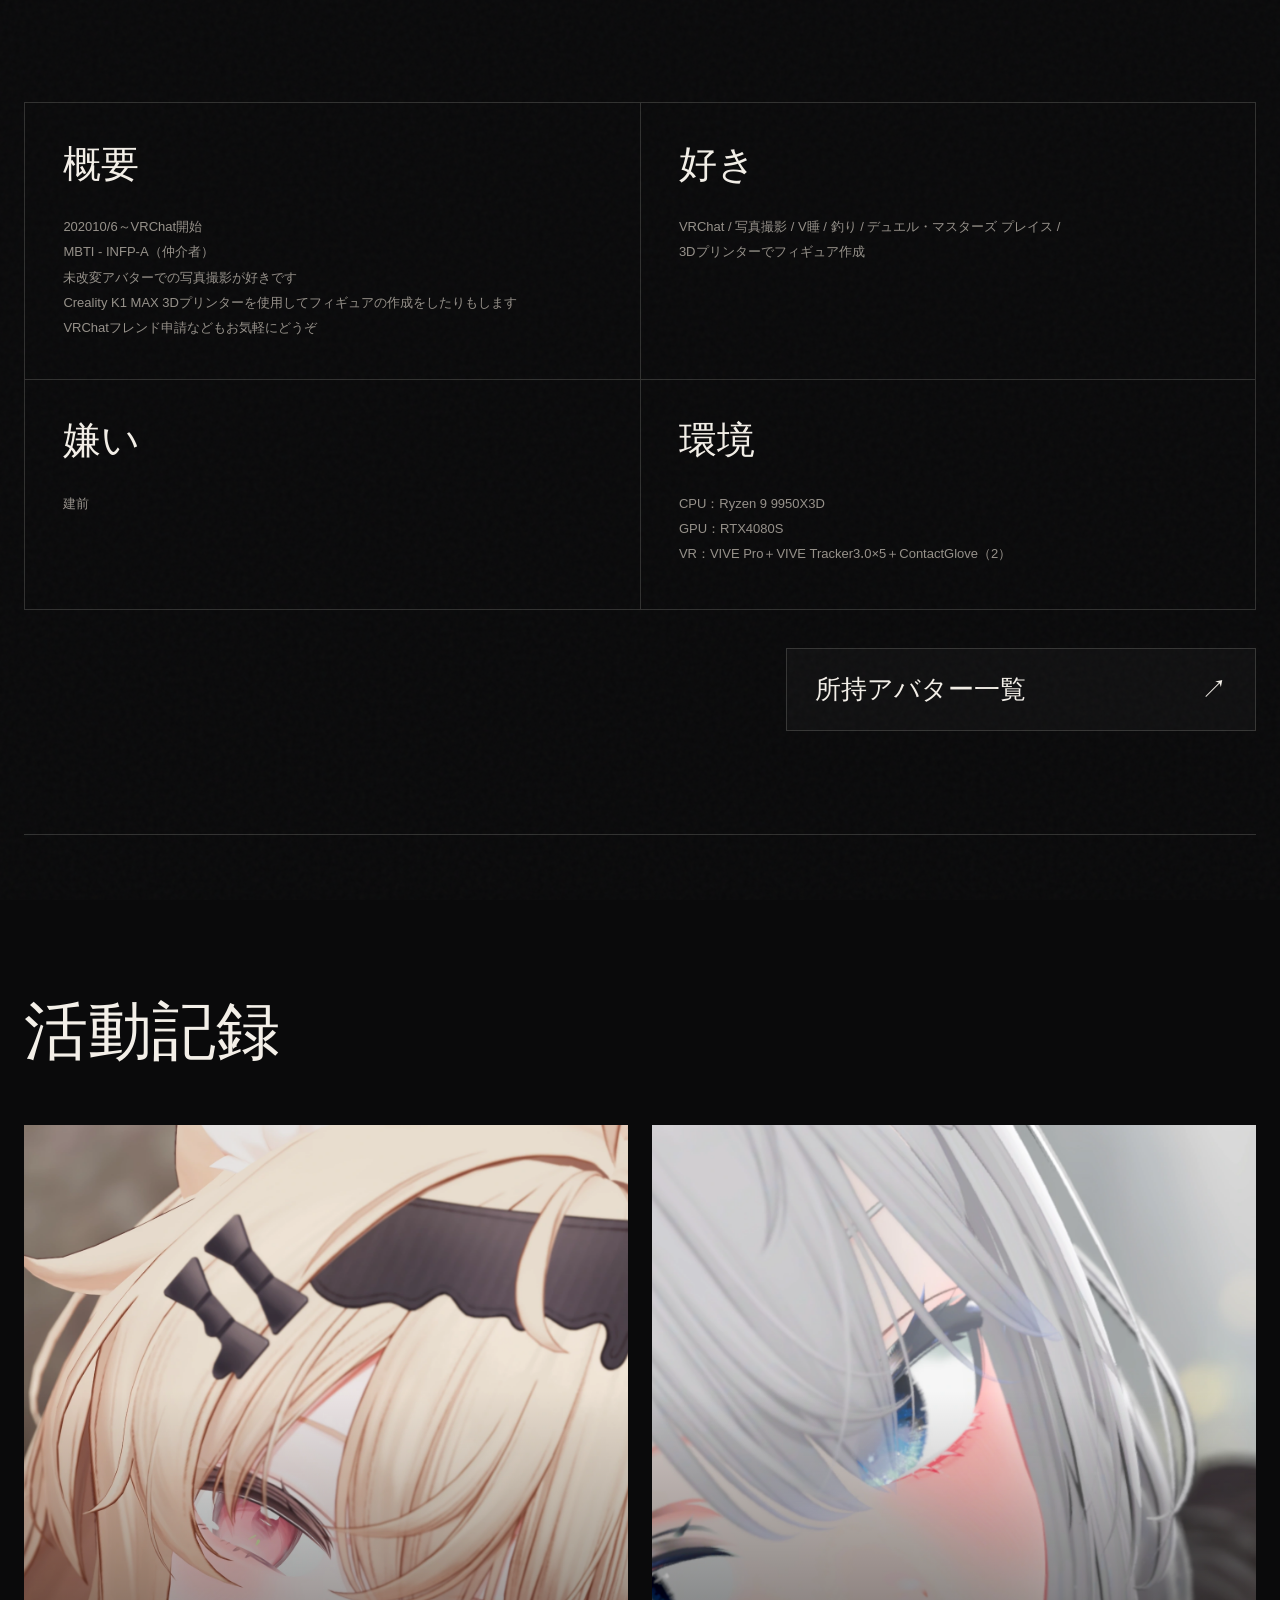
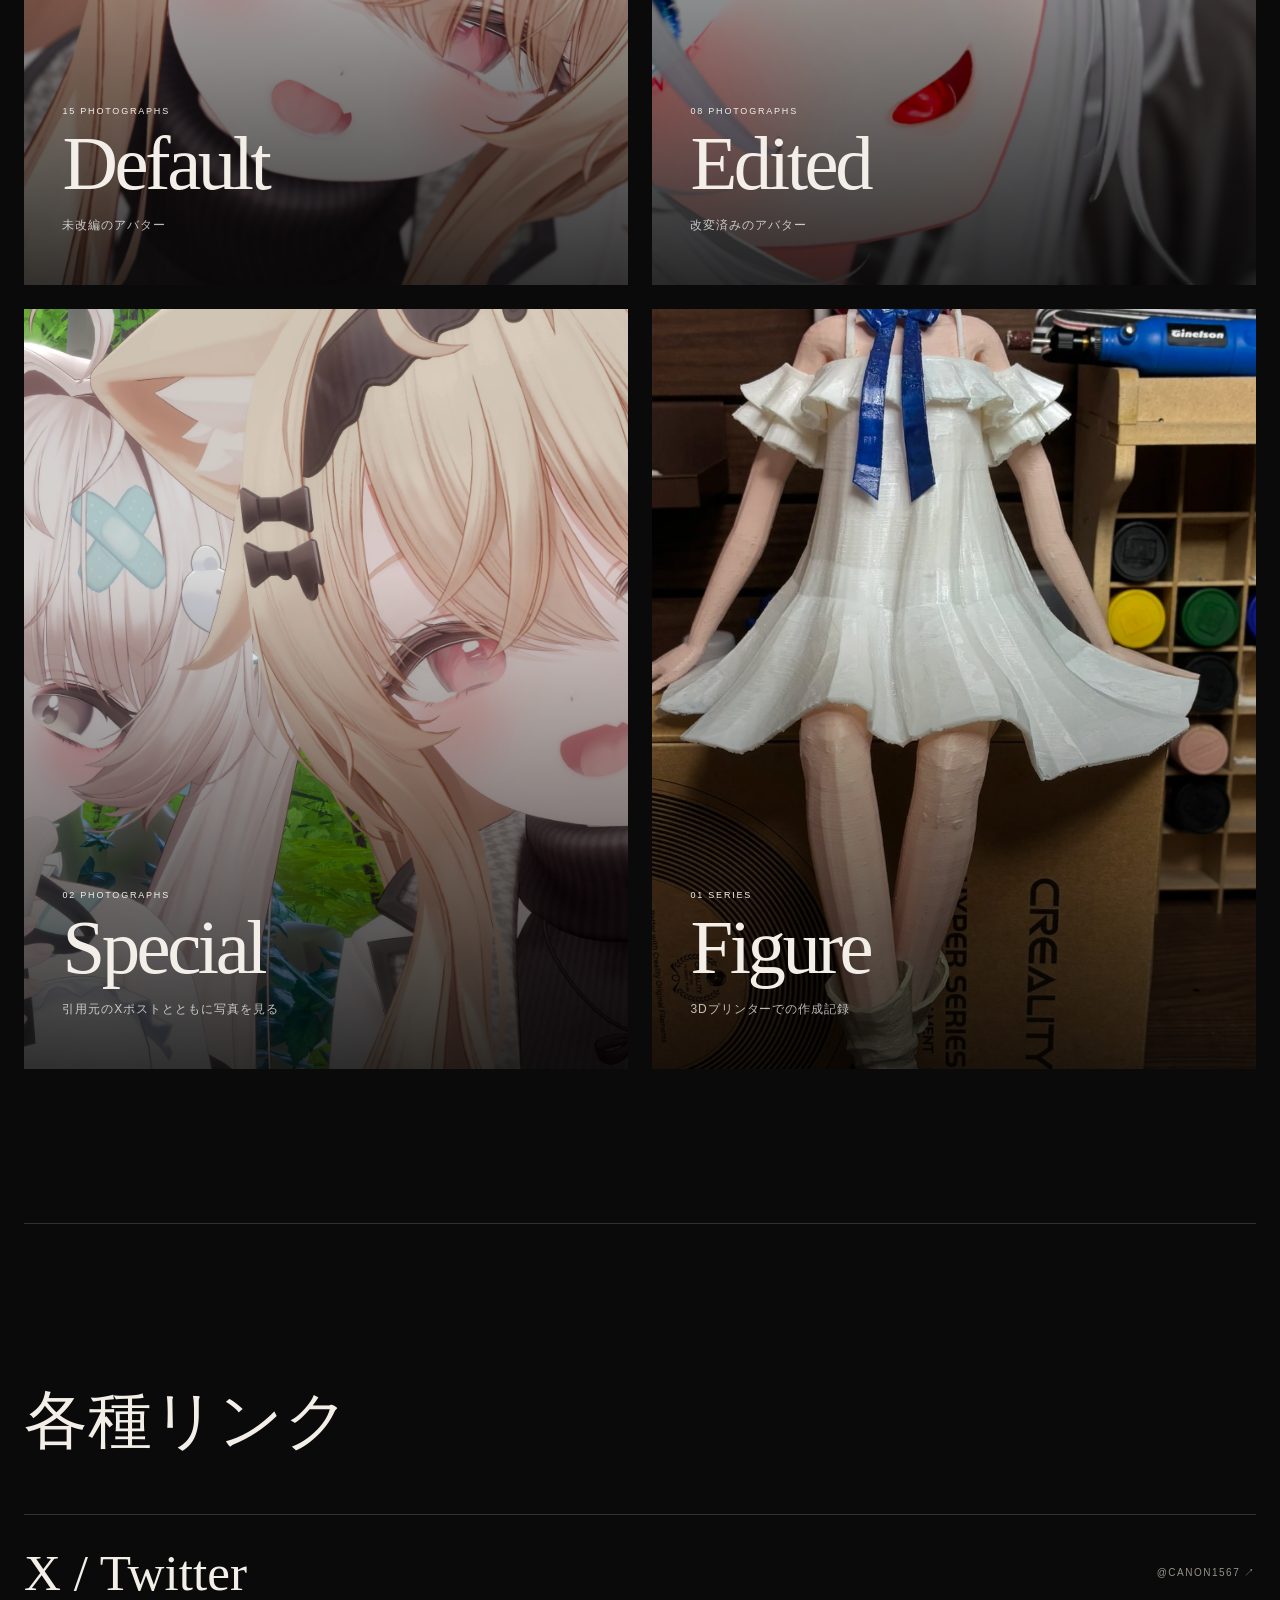
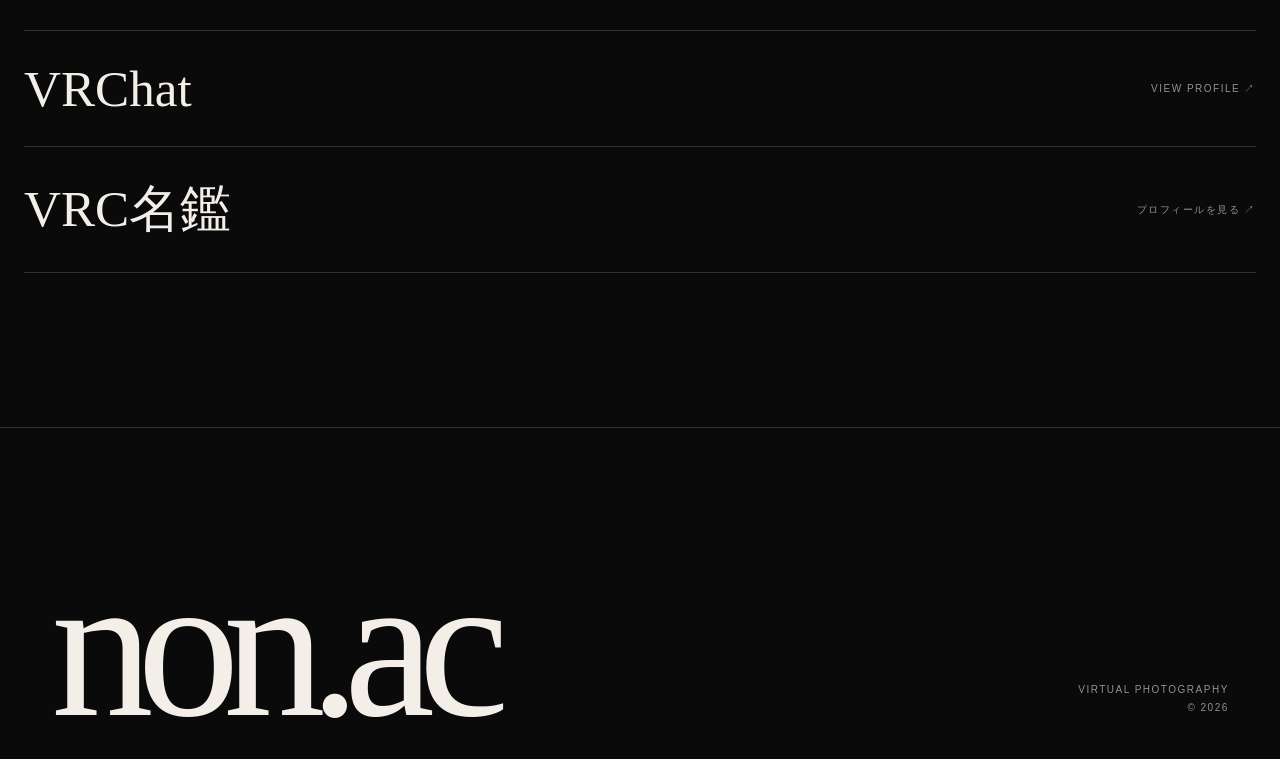
<file: index.html>
<!doctype html>
<html lang="ja">
<head>
  <meta charset="utf-8">
  <meta name="viewport" content="width=device-width,initial-scale=1">
  <meta name="theme-color" content="#0a0a0b">
  <meta name="description" content="non.ac — profile and VRChat photography portfolio.">
  <title>About — non.ac</title>
  <link rel="stylesheet" href="styles.css">
  <link rel="stylesheet" href="about.css">
  <link rel="stylesheet" href="about-avatars.css">
  <link rel="stylesheet" href="about-profile.css?v=20260924-intro">
  <link rel="stylesheet" href="site-additions.css?v=20260925-nav">
</head>
<body>
  <main class="about-main">
    <section class="profile-details-section" aria-label="自己紹介">
      <p class="about-lead" data-profile-lead hidden></p>
      <dl class="profile-facts" data-profile-facts>
        <div><dt>概要</dt><dd>VRChatで撮影した写真と、アバターの記録をまとめています。詳しい自己紹介は後ほど追加します。</dd></div>
        <div><dt>好き</dt><dd>後ほど追加します。</dd></div>
        <div><dt>嫌い</dt><dd>後ほど追加します。</dd></div>
        <div><dt>活動</dt><dd>VRChat / 写真撮影</dd></div>
      </dl>
      <a class="avatar-directory-link" href="avatars.html"><strong>所持アバター一覧 <span aria-hidden="true">↗</span></strong></a>
    </section>
    <section class="collections-section" aria-labelledby="collections-title">
      <div class="section-head"><h2 id="collections-title">活動記録</h2></div>
      <div class="collection-links">
        <a class="collection-card" href="default.html" data-collection-preview="default"><div class="collection-copy"><small>写真は準備中</small><h3>Default</h3><p>未改編のアバター</p></div></a>
        <a class="collection-card" href="edited.html" data-collection-preview="edited"><div class="collection-copy"><small>写真は準備中</small><h3>Edited</h3><p>改変済みのアバター</p></div></a>
        <a class="collection-card" href="special.html" data-collection-preview="special"><div class="collection-copy"><small>写真は準備中</small><h3>Special</h3><p>引用元のXポストとともに写真を見る</p></div></a>
        <a class="collection-card" href="figure.html" data-collection-preview="figure"><div class="collection-copy"><small>写真は準備中</small><h3>Figure</h3><p>3Dプリンターでの作成記録</p></div></a>
      </div>
    </section>
    <section class="links-section" aria-labelledby="links-title">
      <div class="section-head"><h2 id="links-title">各種リンク</h2></div>
      <div class="social-links">
        <a class="social-link" href="https://x.com/canon1567" target="_blank" rel="noopener noreferrer"><strong>X / Twitter</strong><span>@canon1567 ↗</span></a>
        <a class="social-link" href="https://vrchat.com/home/user/usr_bb87f1e8-d7ac-4976-abbd-b6aa2a187fdf" target="_blank" rel="noopener noreferrer"><strong>VRChat</strong><span>View profile ↗</span></a>
        <a class="social-link" href="https://vrc-meikan.com/profile/f16a550b-e950-434e-ad89-55a20d9ac6d3" target="_blank" rel="noopener noreferrer"><strong>VRC名鑑</strong><span>プロフィールを見る ↗</span></a>
      </div>
    </section>
  </main>
  <footer class="site-footer about-footer"><p class="footer-mark">non.ac</p><div class="footer-note">Virtual photography<br>© <span data-year></span></div></footer>
  <script src="app.js?v=20260924-profile"></script>
  <script src="profile.js?v=20260924-intro2"></script>
</body>
</html>
</file>
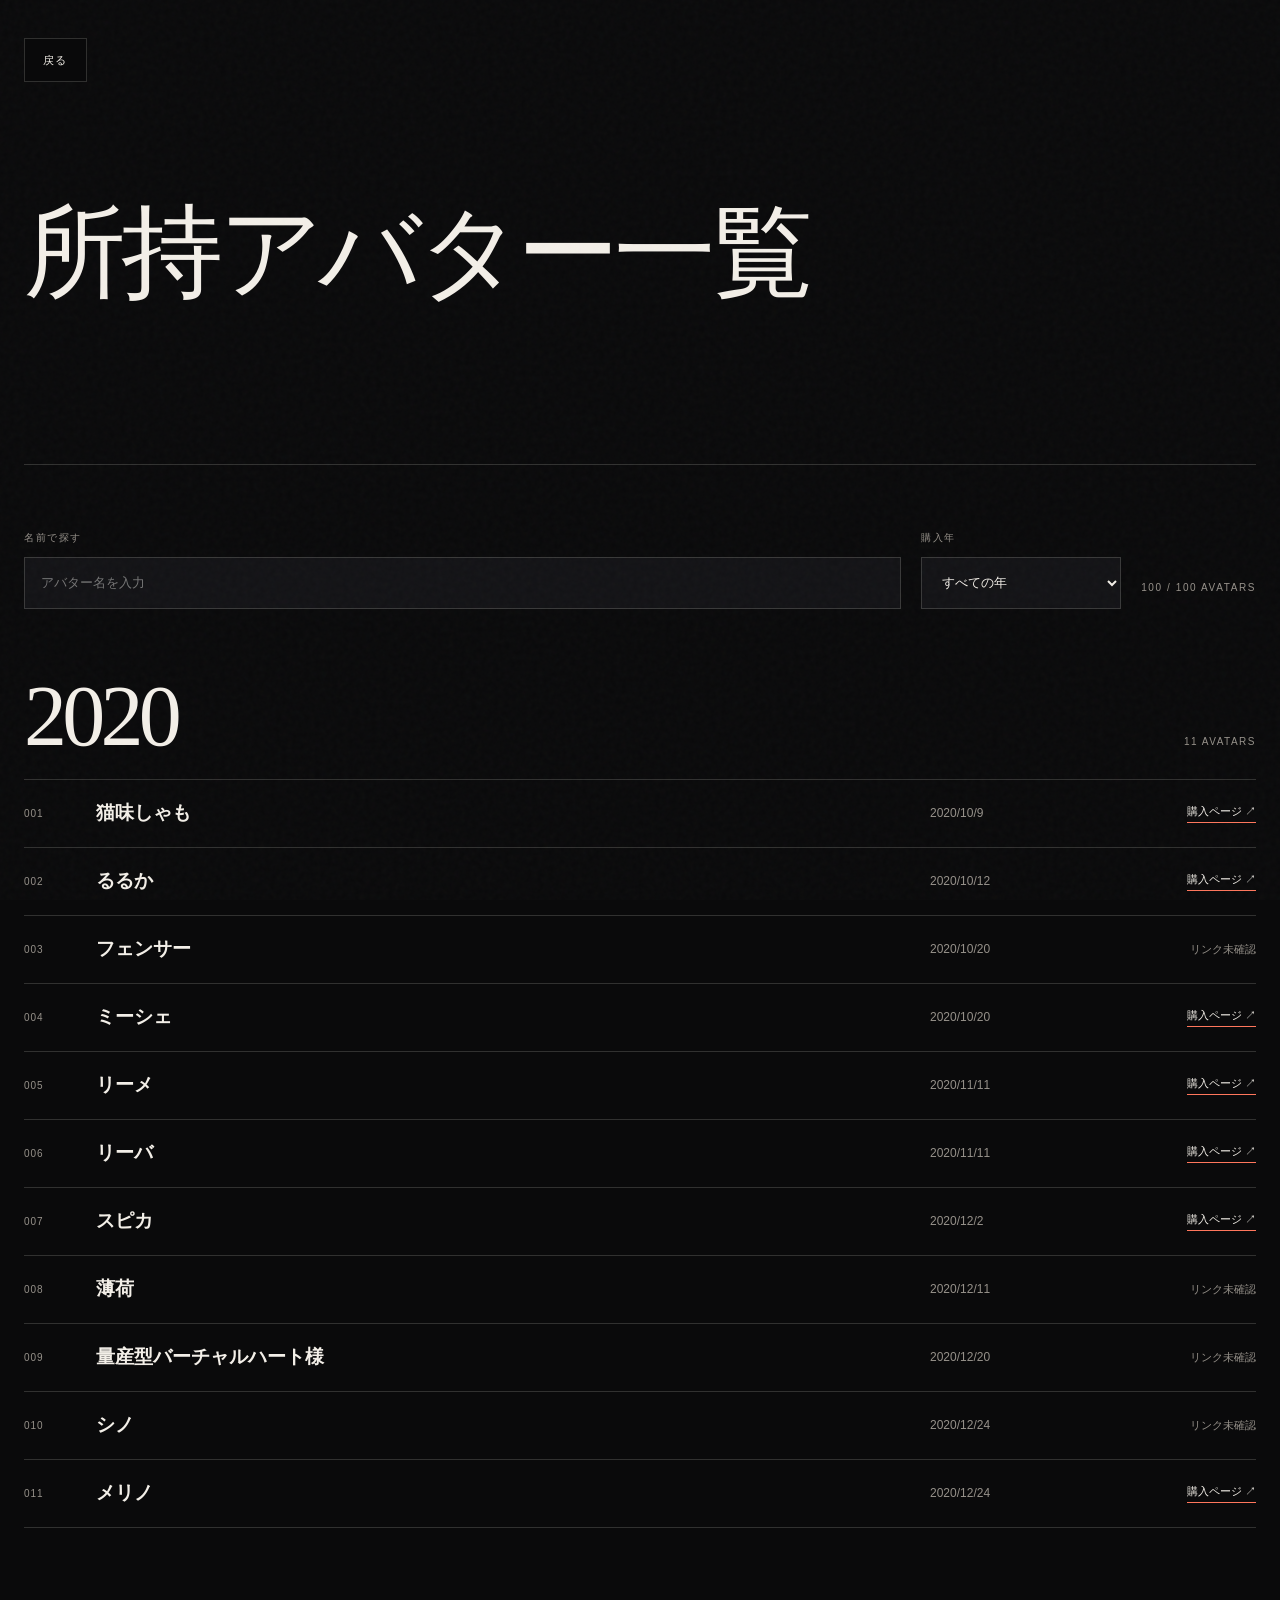
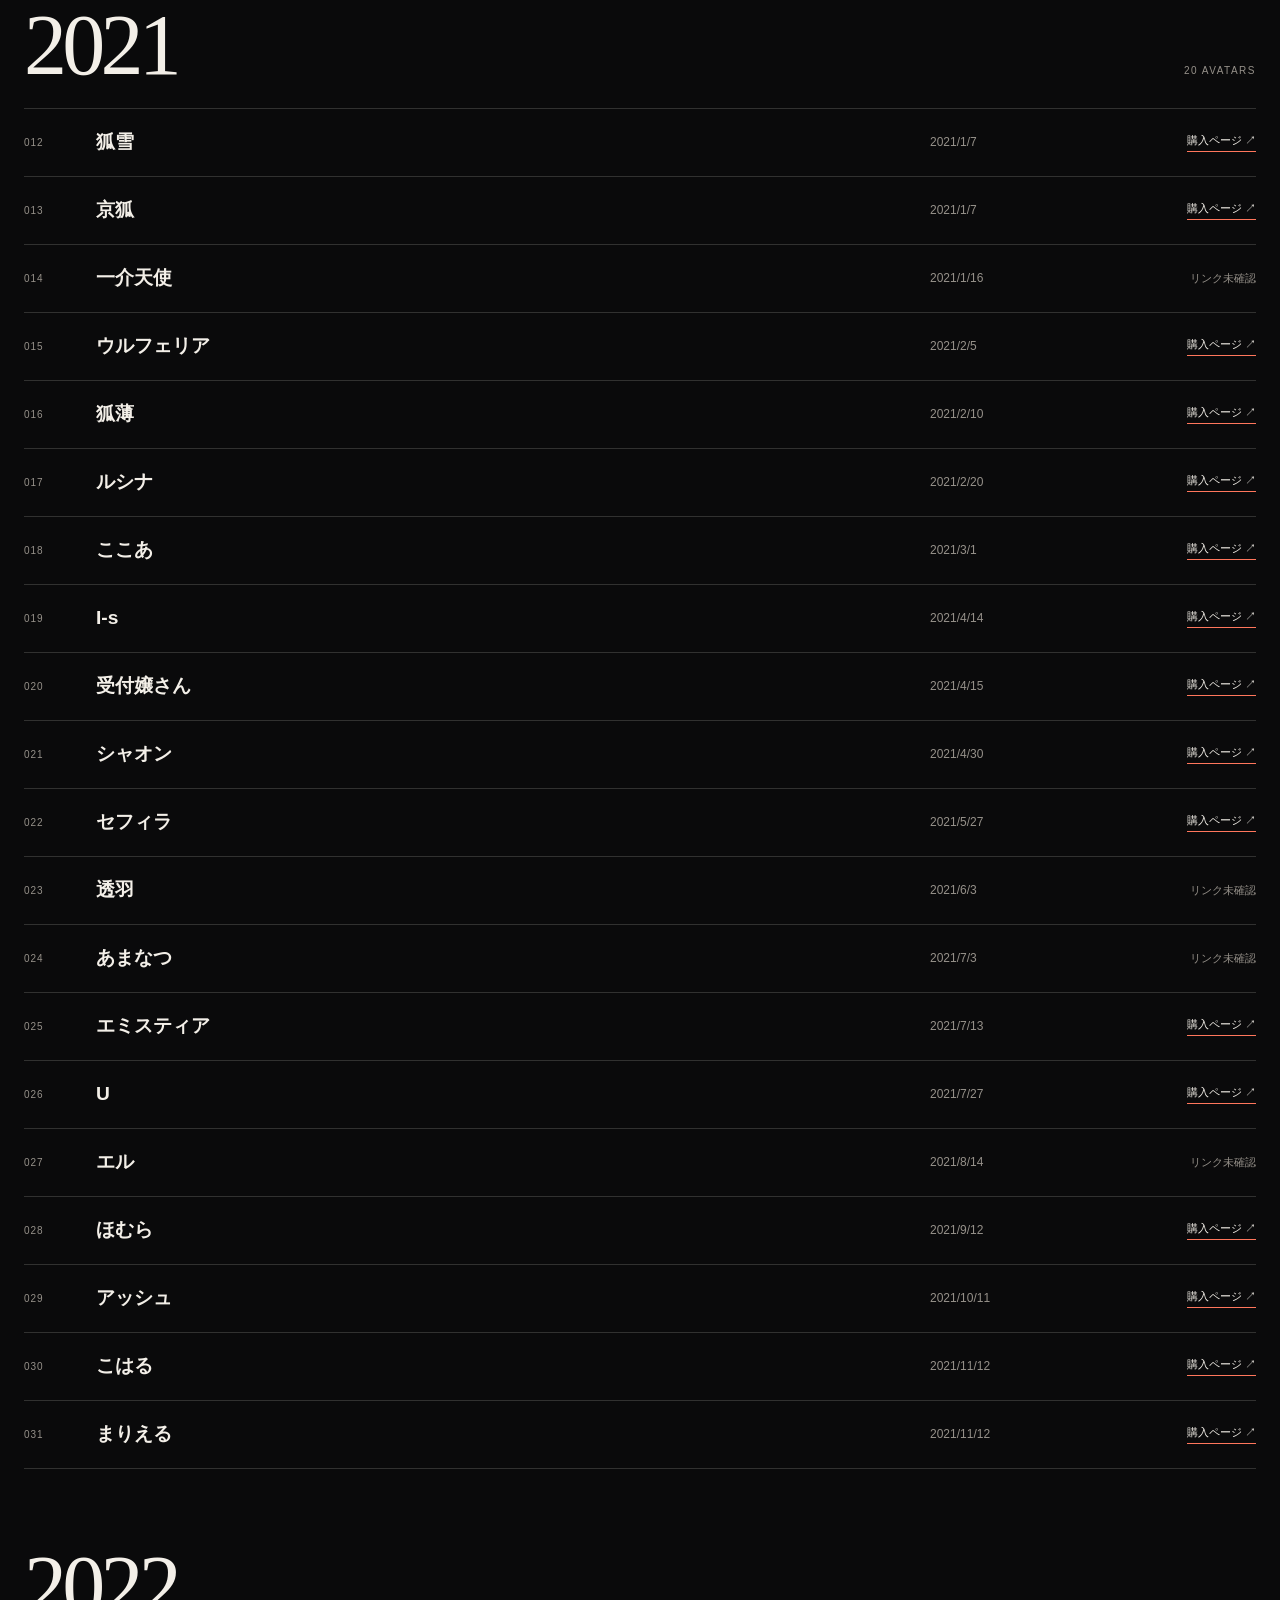
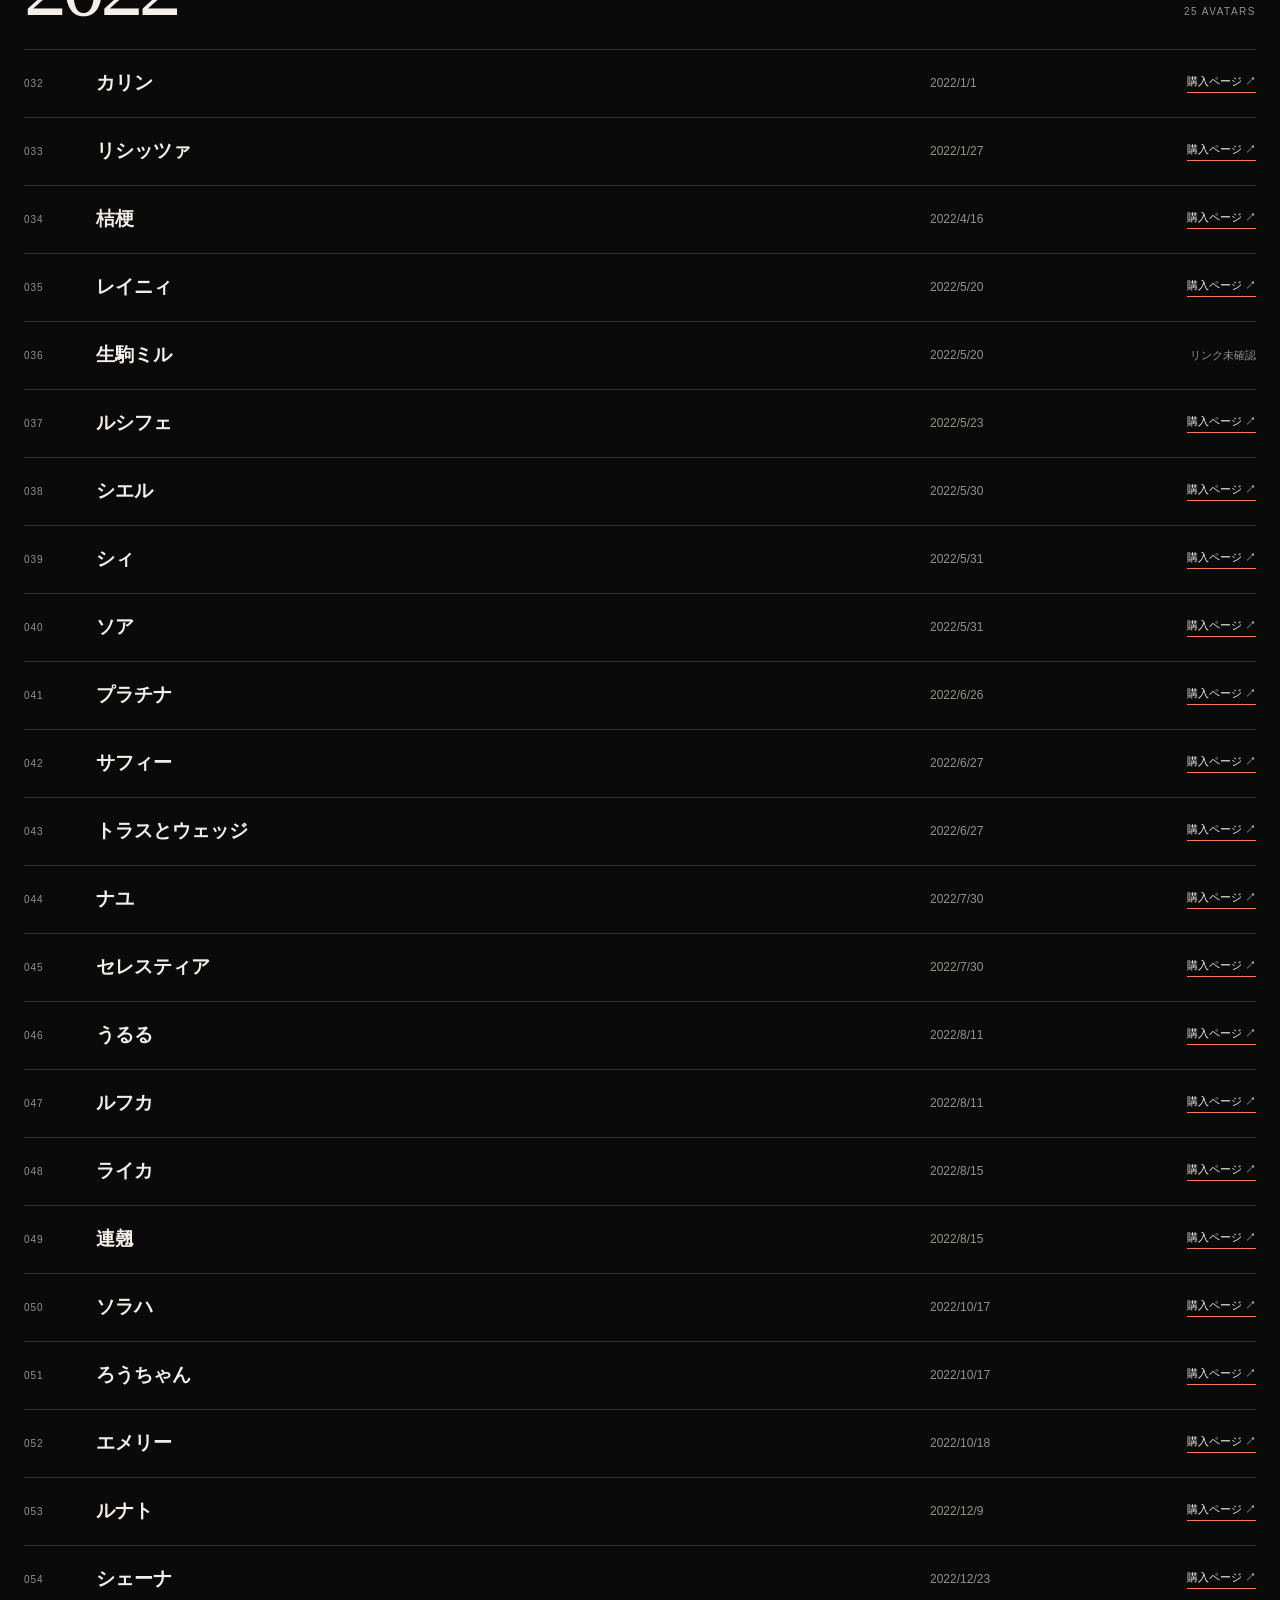
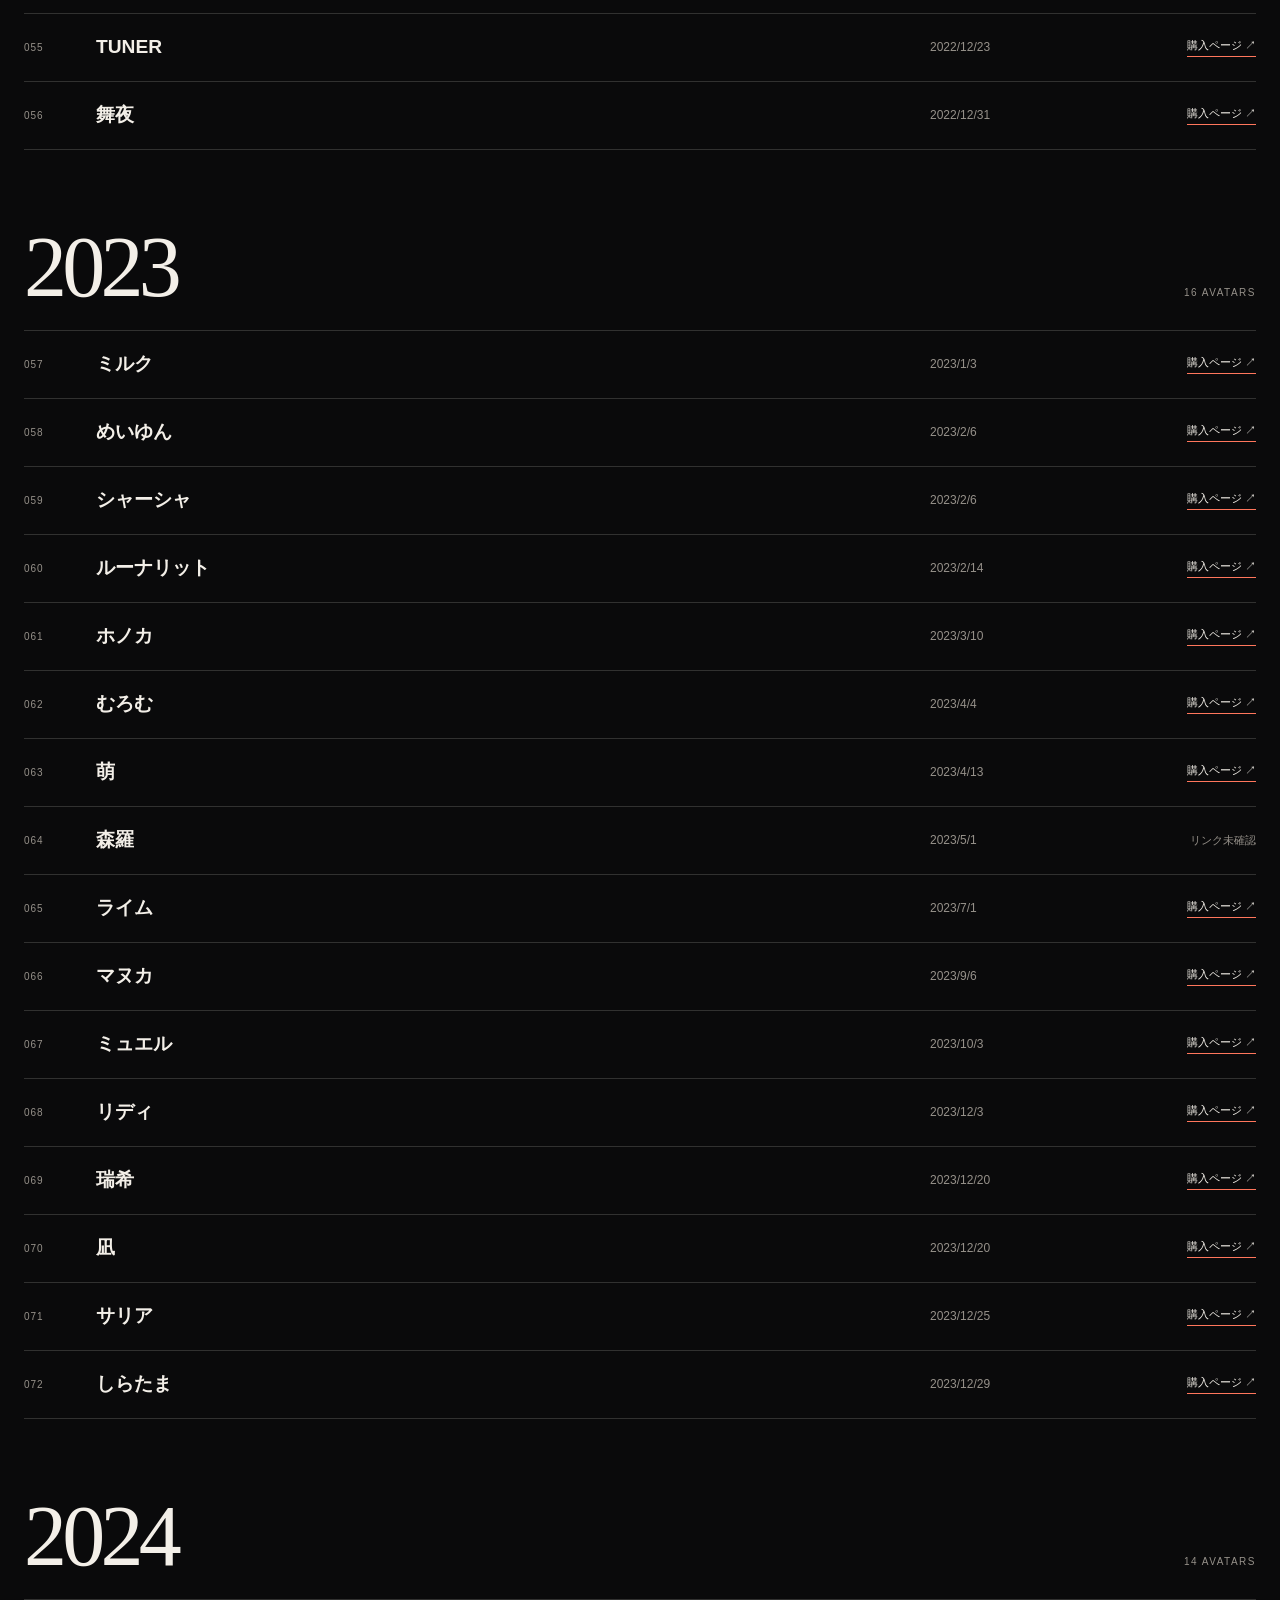
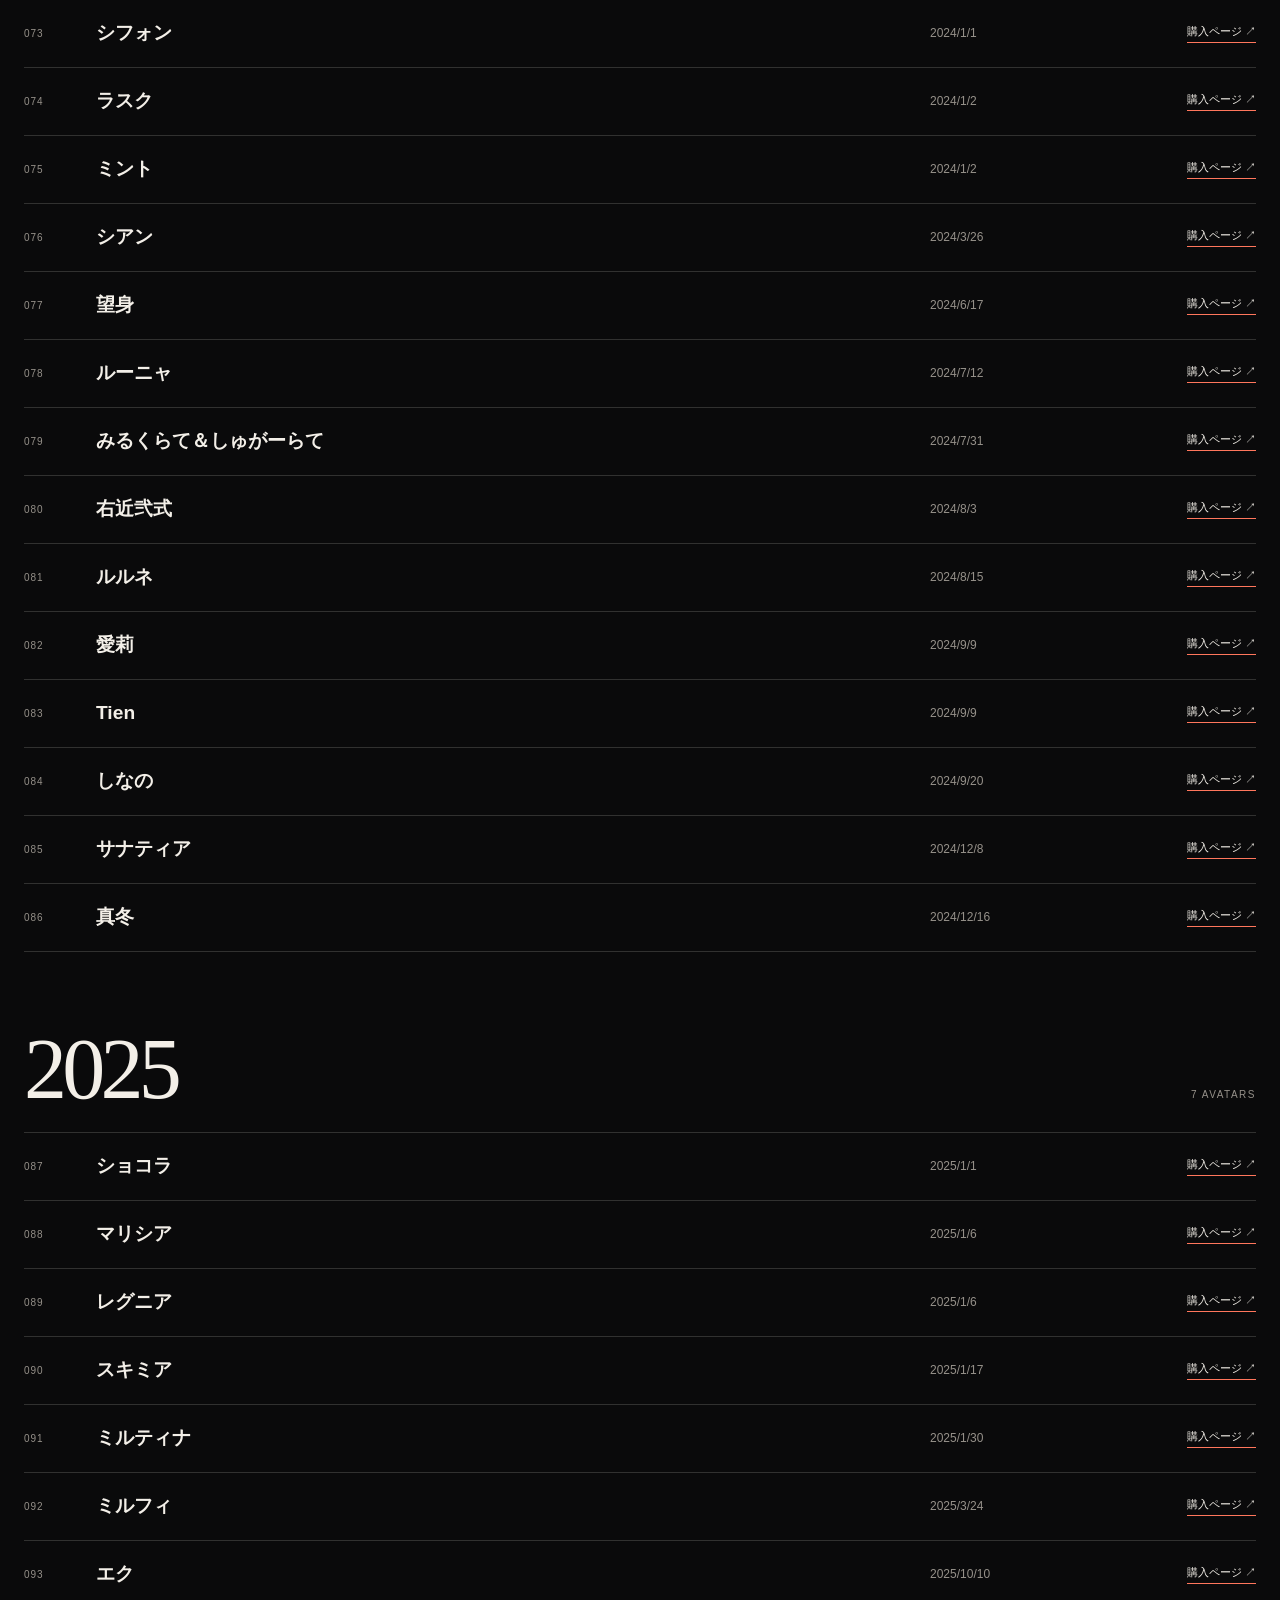
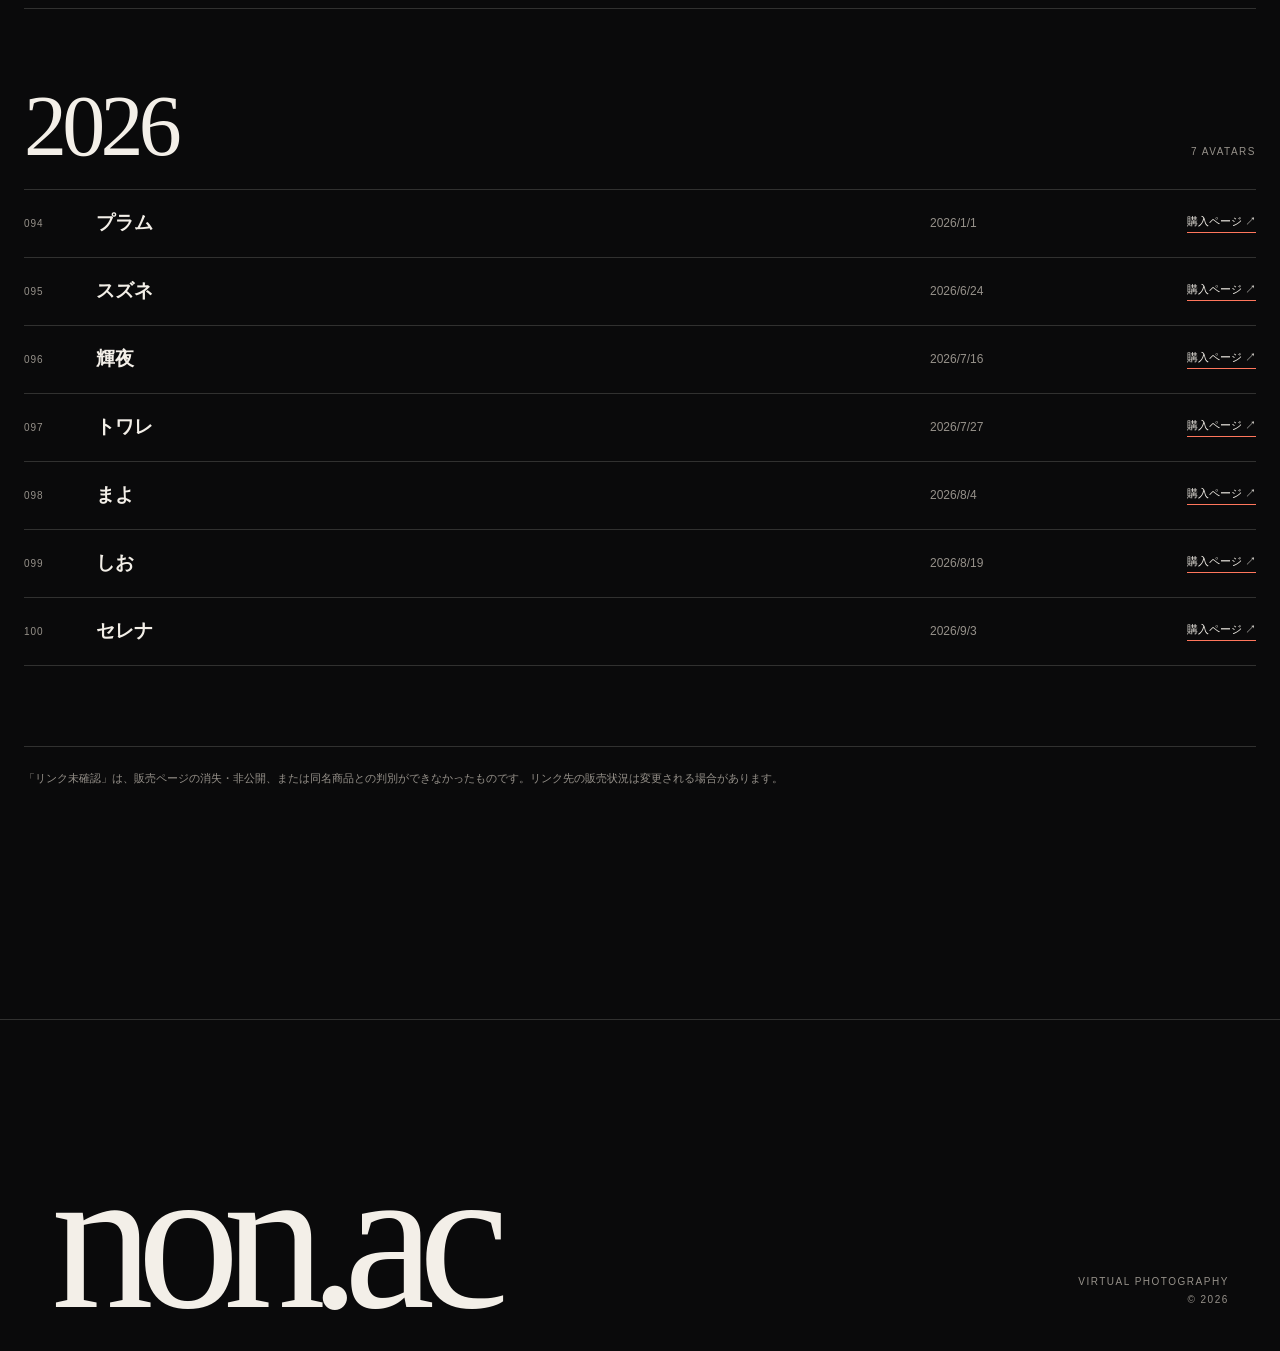
<file: avatars.html>
<!doctype html>
<html lang="ja">
<head>
  <meta charset="utf-8">
  <meta name="viewport" content="width=device-width,initial-scale=1">
  <meta name="theme-color" content="#0a0a0b">
  <meta name="description" content="non.ac — 所持アバター一覧と購入日。">
  <title>Avatars — non.ac</title>
  <link rel="stylesheet" href="styles.css">
  <link rel="stylesheet" href="avatars.css?v=20260924-clean-labels">
  <link rel="stylesheet" href="site-additions.css?v=20260925-sticky">
</head>
<body>
  <main class="avatar-main">
    <div class="back-row"><a class="back-to-about" href="index.html">戻る</a></div>
    <section class="avatar-hero">
      <h1>所持アバター一覧</h1>
    </section>
    <section class="avatar-directory" aria-label="所持アバター一覧">
      <div class="avatar-controls">
        <label for="avatar-search">名前で探す<input id="avatar-search" type="search" placeholder="アバター名を入力" autocomplete="off"></label>
        <label for="avatar-year">購入年<select id="avatar-year"><option value="">すべての年</option></select></label>
        <span id="avatar-count" aria-live="polite">100 avatars</span>
      </div>
      <div id="avatar-list"><p class="avatar-loading">一覧を読み込み中…</p></div>
      <p class="avatar-note">「リンク未確認」は、販売ページの消失・非公開、または同名商品との判別ができなかったものです。リンク先の販売状況は変更される場合があります。</p>
    </section>
  </main>
  <footer class="site-footer"><p class="footer-mark">non.ac</p><div class="footer-note">Virtual photography<br>© <span data-year></span></div></footer>
  <script type="module" src="avatars.js?v=20260924-u"></script>
  <script src="app.js"></script>
</body>
</html>
</file>
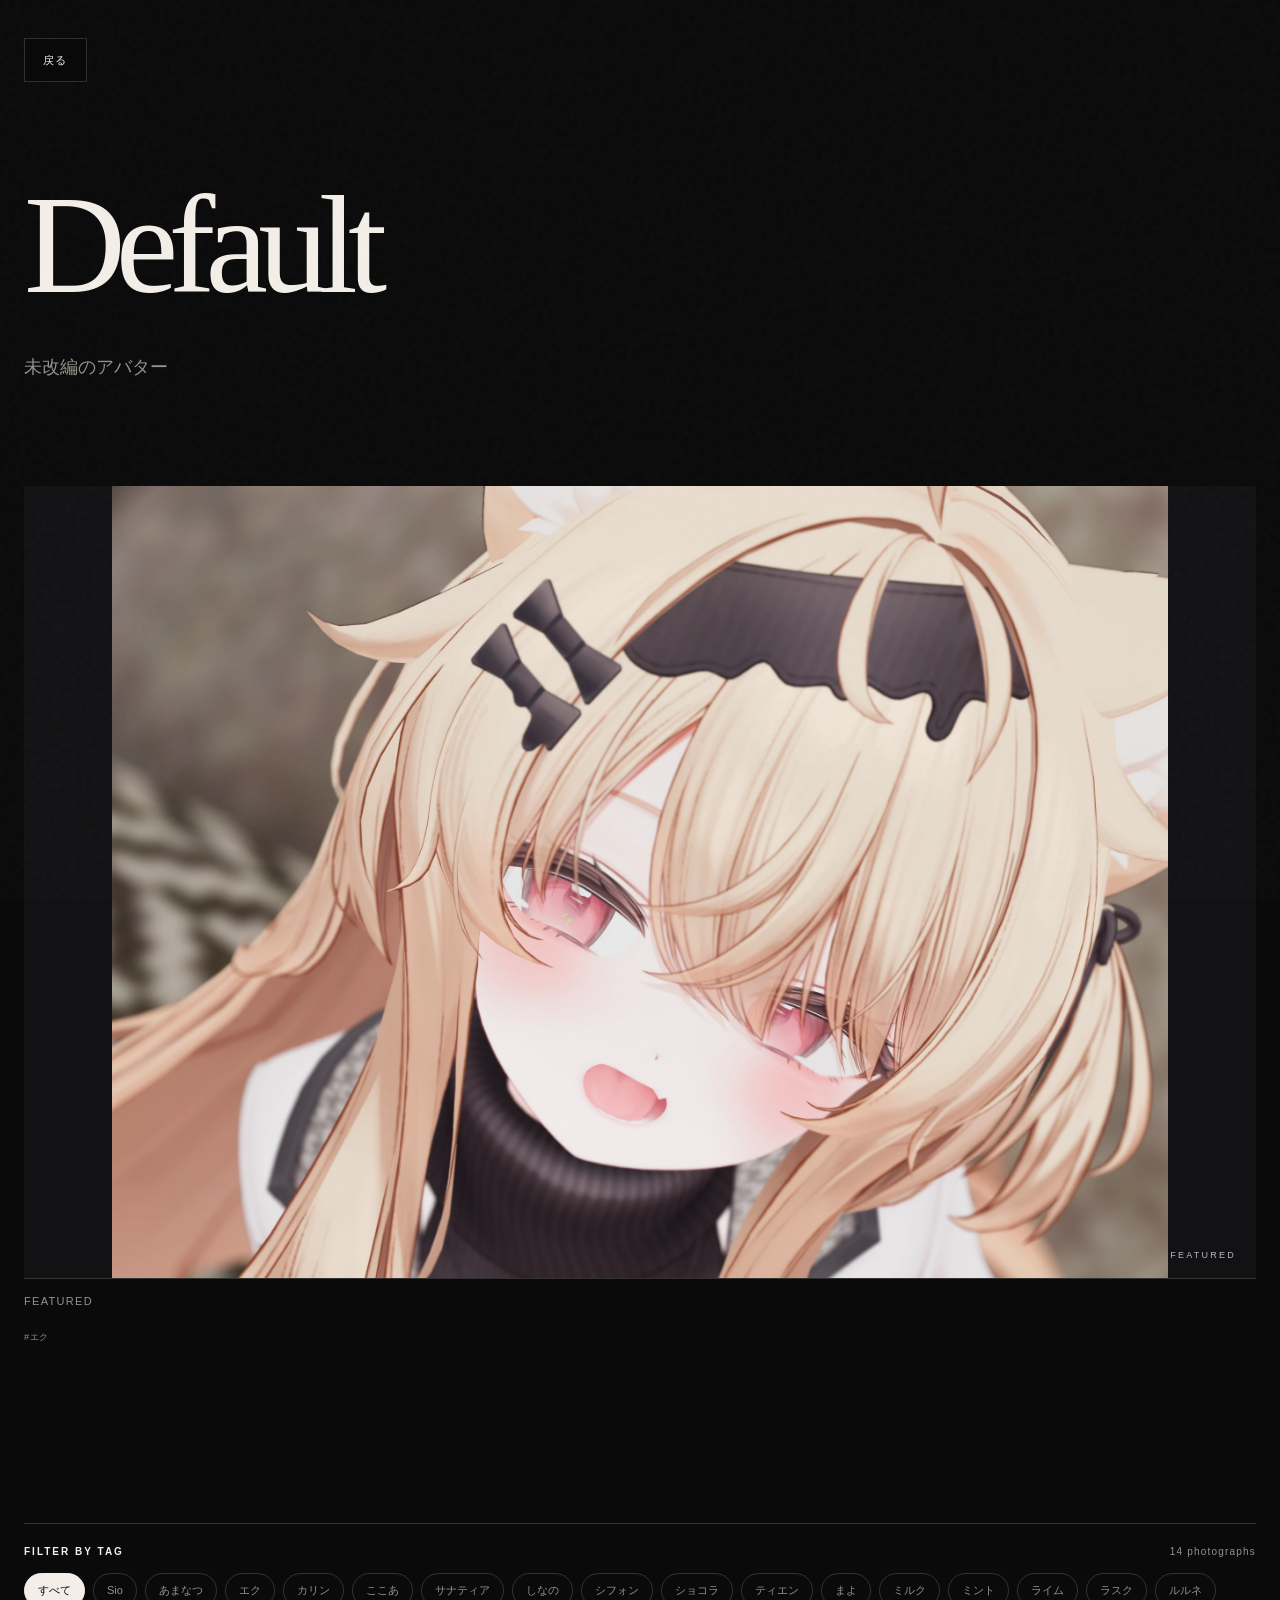
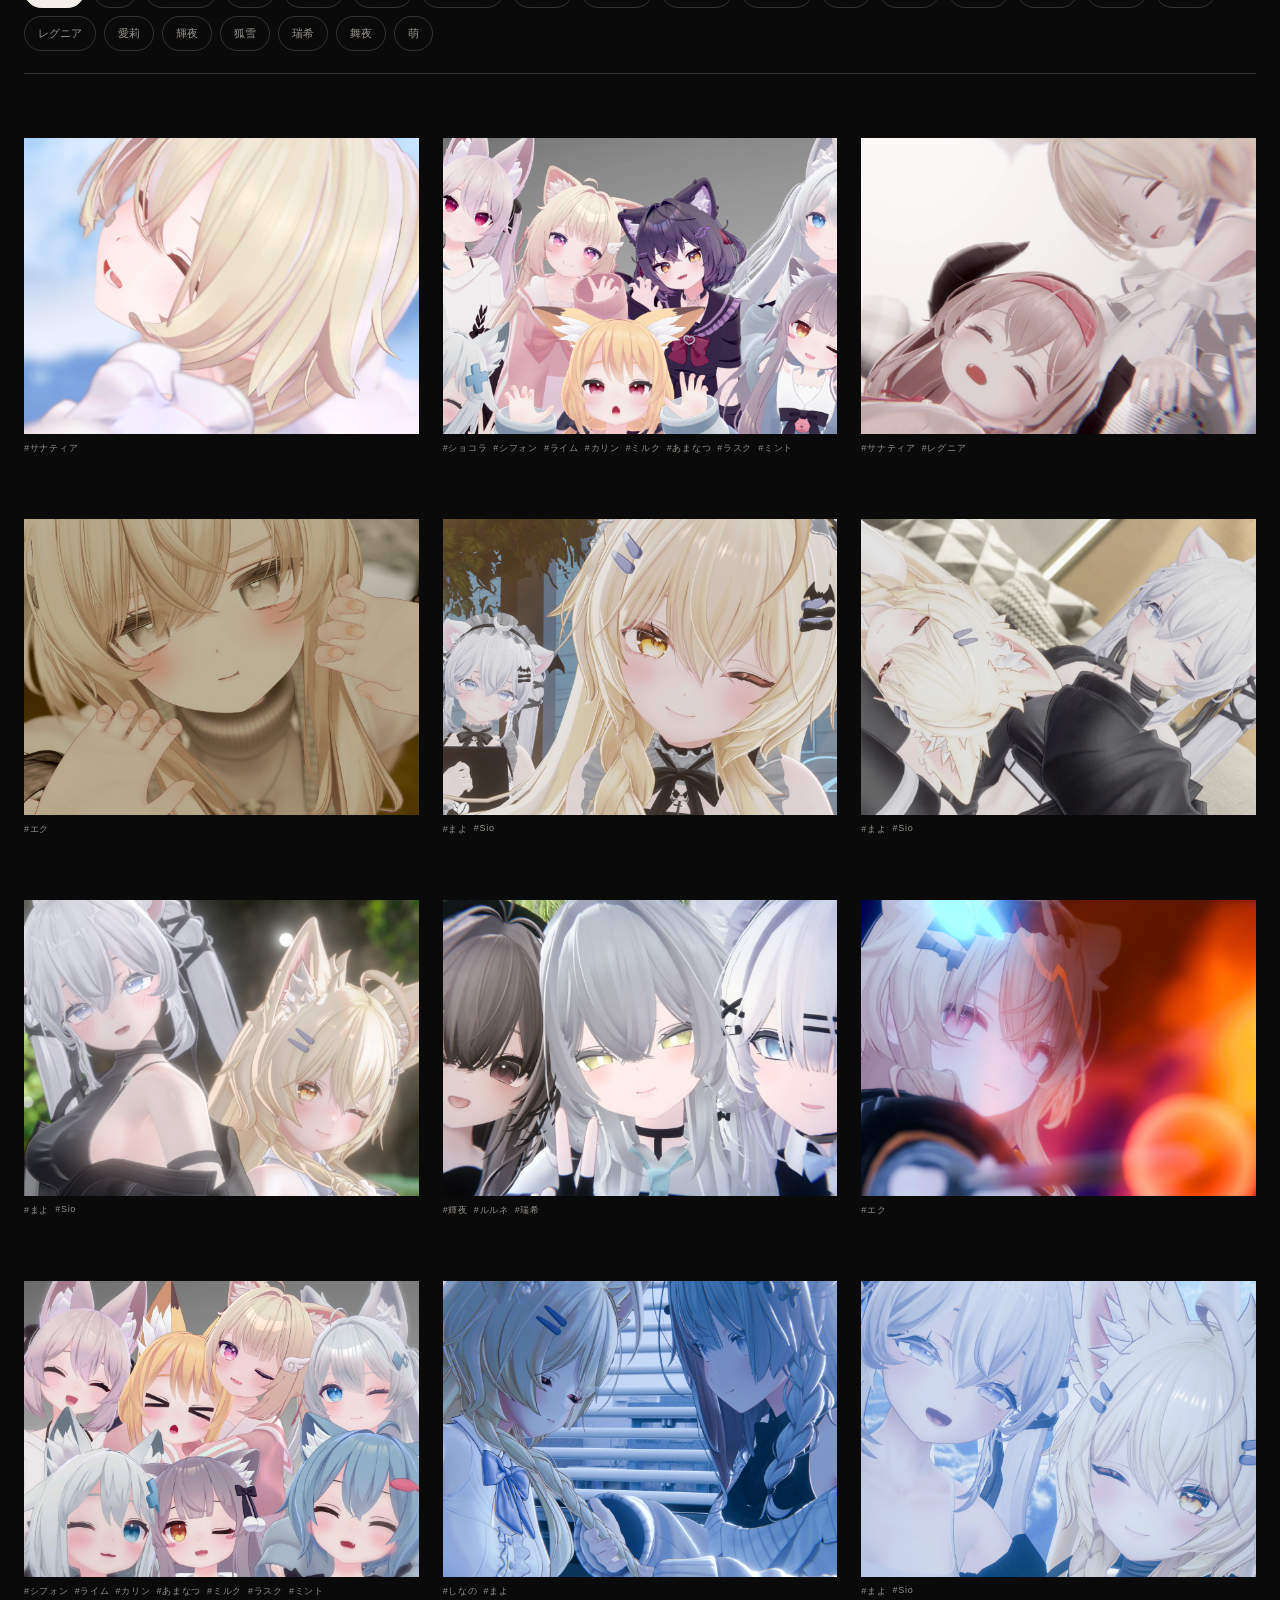
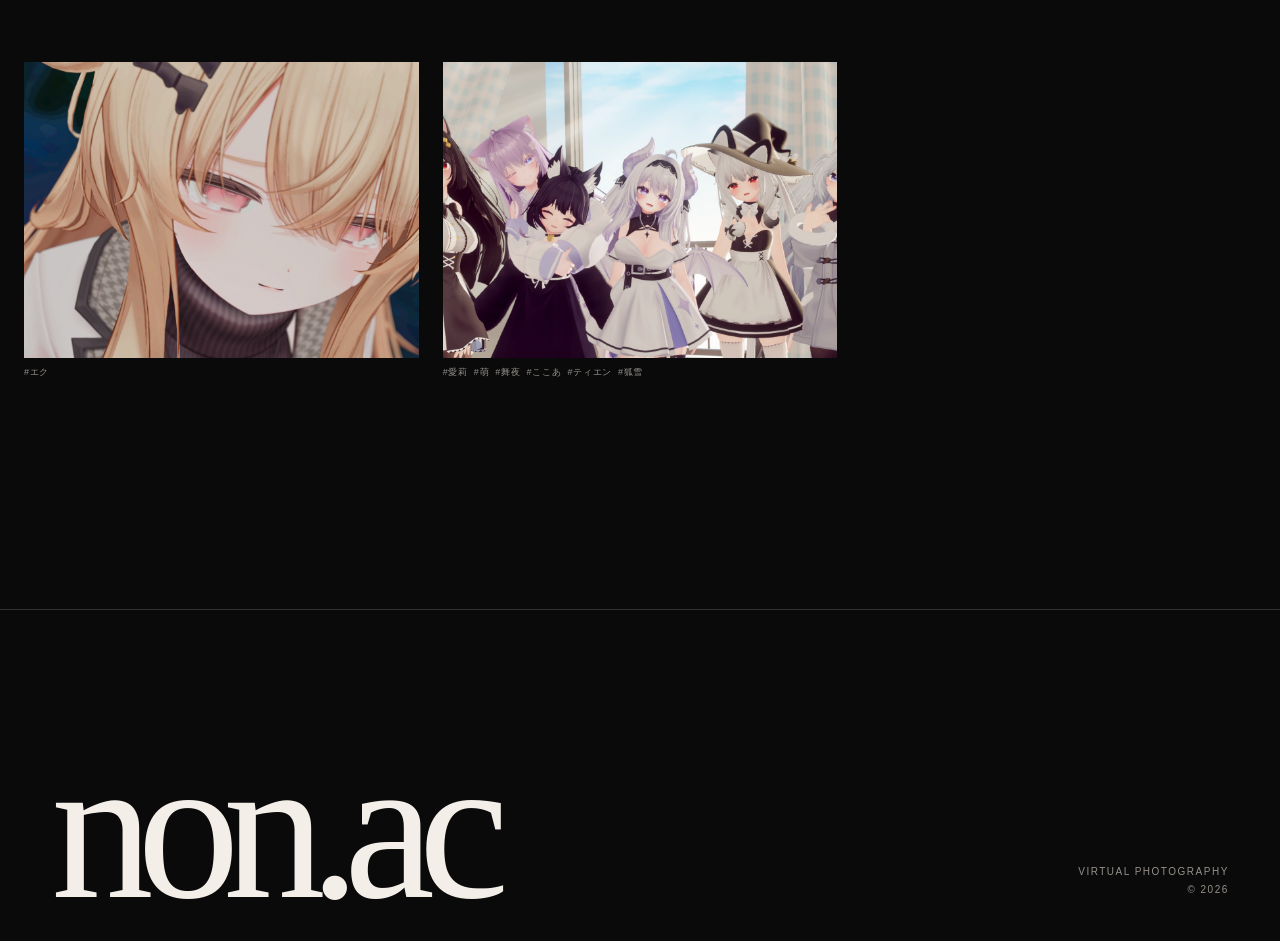
<file: default.html>
<!doctype html>
<html lang="ja">
<head>
  <meta charset="utf-8">
  <meta name="viewport" content="width=device-width,initial-scale=1">
  <meta name="theme-color" content="#0a0a0b">
  <meta name="description" content="non.ac — 改変していないデフォルトのVRChatアバターの写真。">
  <title>Default avatars — non.ac</title>
  <link rel="stylesheet" href="styles.css">
  <link rel="stylesheet" href="gallery.css">
  <link rel="stylesheet" href="uniform-gallery.css?v=20260924">
  <link rel="stylesheet" href="lightbox-size.css?v=20260924">
  <link rel="stylesheet" href="site-additions.css?v=20260925-subtitles">
</head>
<body data-collection="default">
  <main>
    <div class="back-row"><a class="back-to-about" href="index.html">戻る</a></div>
    <section class="intro"><div><h1>Default</h1><p class="intro-subtitle">未改編のアバター</p></div></section>
    <section class="featured" aria-label="Featured photograph" data-featured></section>
    <section class="tag-panel" aria-label="写真をタグで絞り込む"><div class="tag-panel-head"><strong>Filter by tag</strong><span class="tag-count" data-result-count></span></div><div class="tag-filters" data-tag-filters></div></section>
    <section class="gallery" aria-label="Default photographs"><div class="works" data-gallery></div></section>
  </main>
  <footer class="site-footer"><p class="footer-mark">non.ac</p><div class="footer-note">Virtual photography<br>© <span data-year></span></div></footer>
  <dialog id="lightbox" aria-label="Photograph viewer"><div class="lightbox-inner"><img class="lightbox-img" alt=""></div><p class="lightbox-title"></p><button class="lightbox-close" type="button" aria-label="Close">×</button></dialog>
  <script type="module" src="gallery.js?v=20260924-no-title"></script><script src="app.js?v=20260924-no-title"></script>
</body>
</html>
</file>
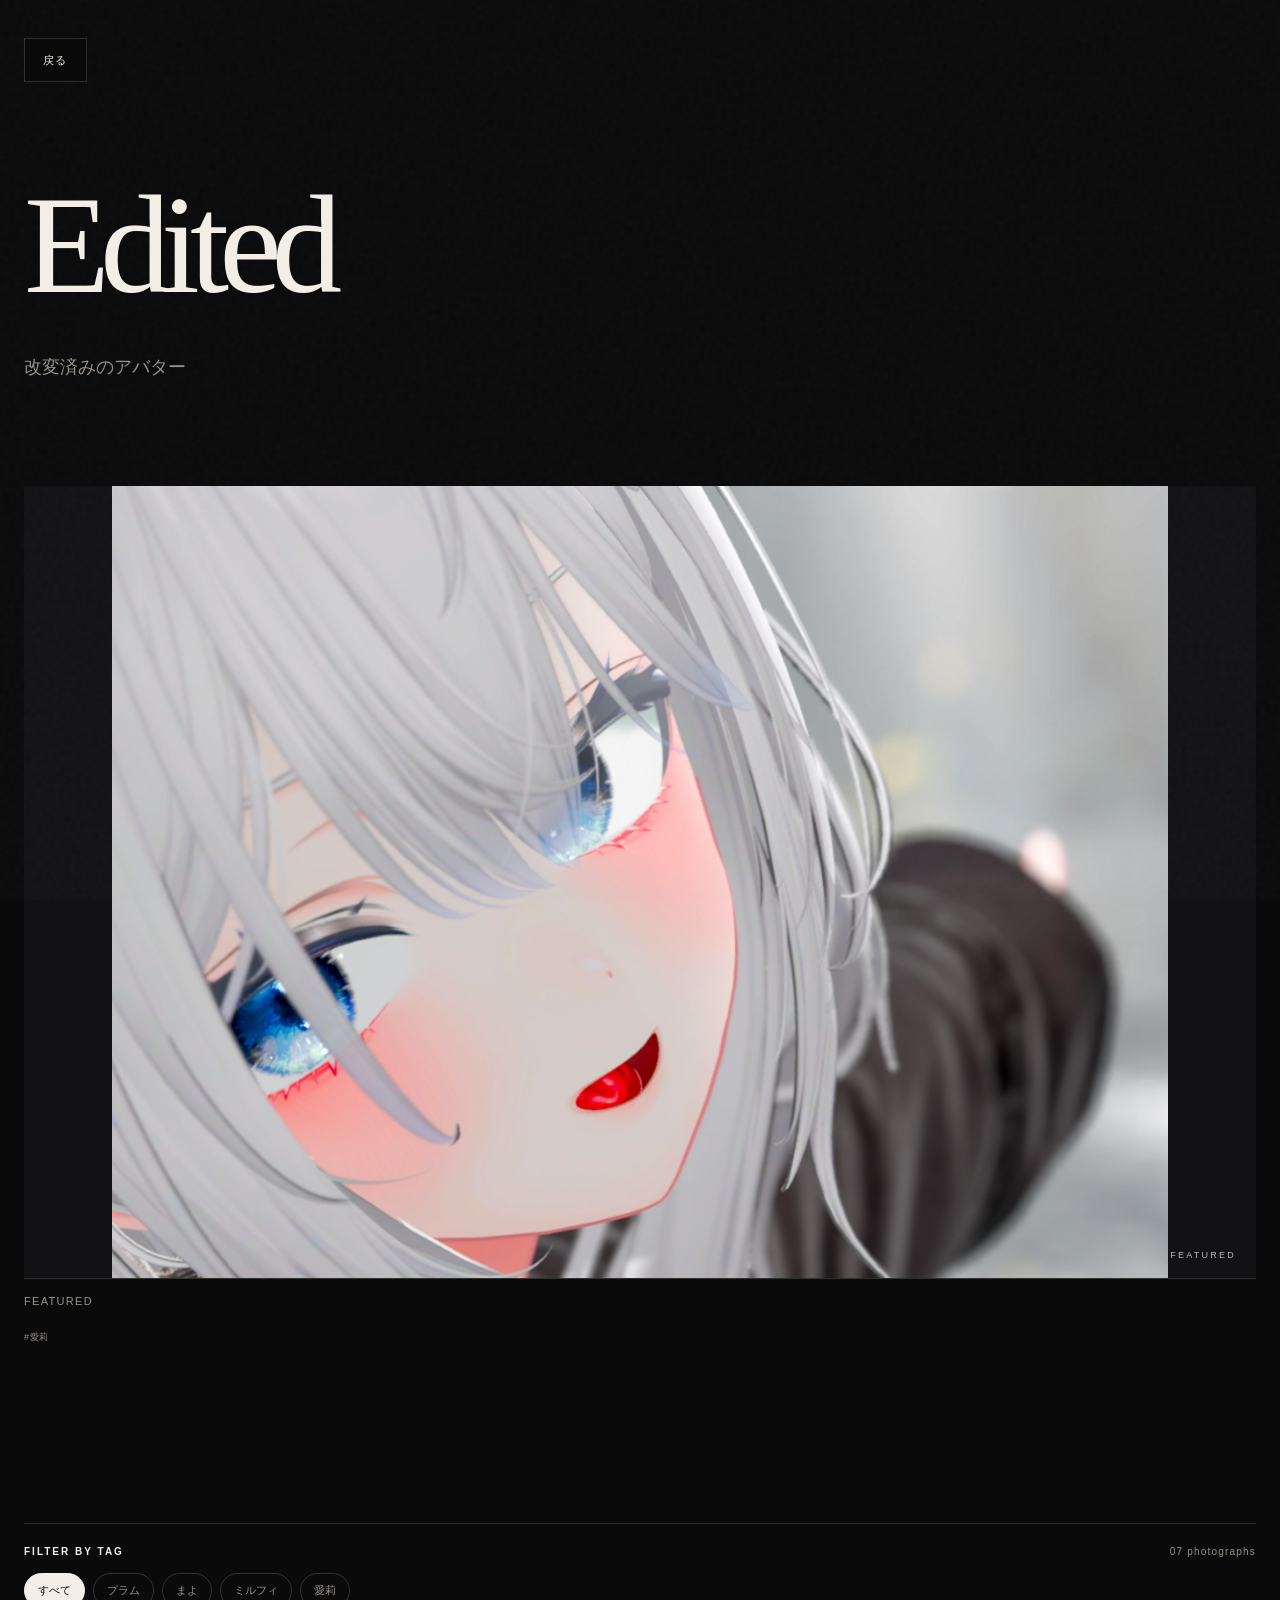
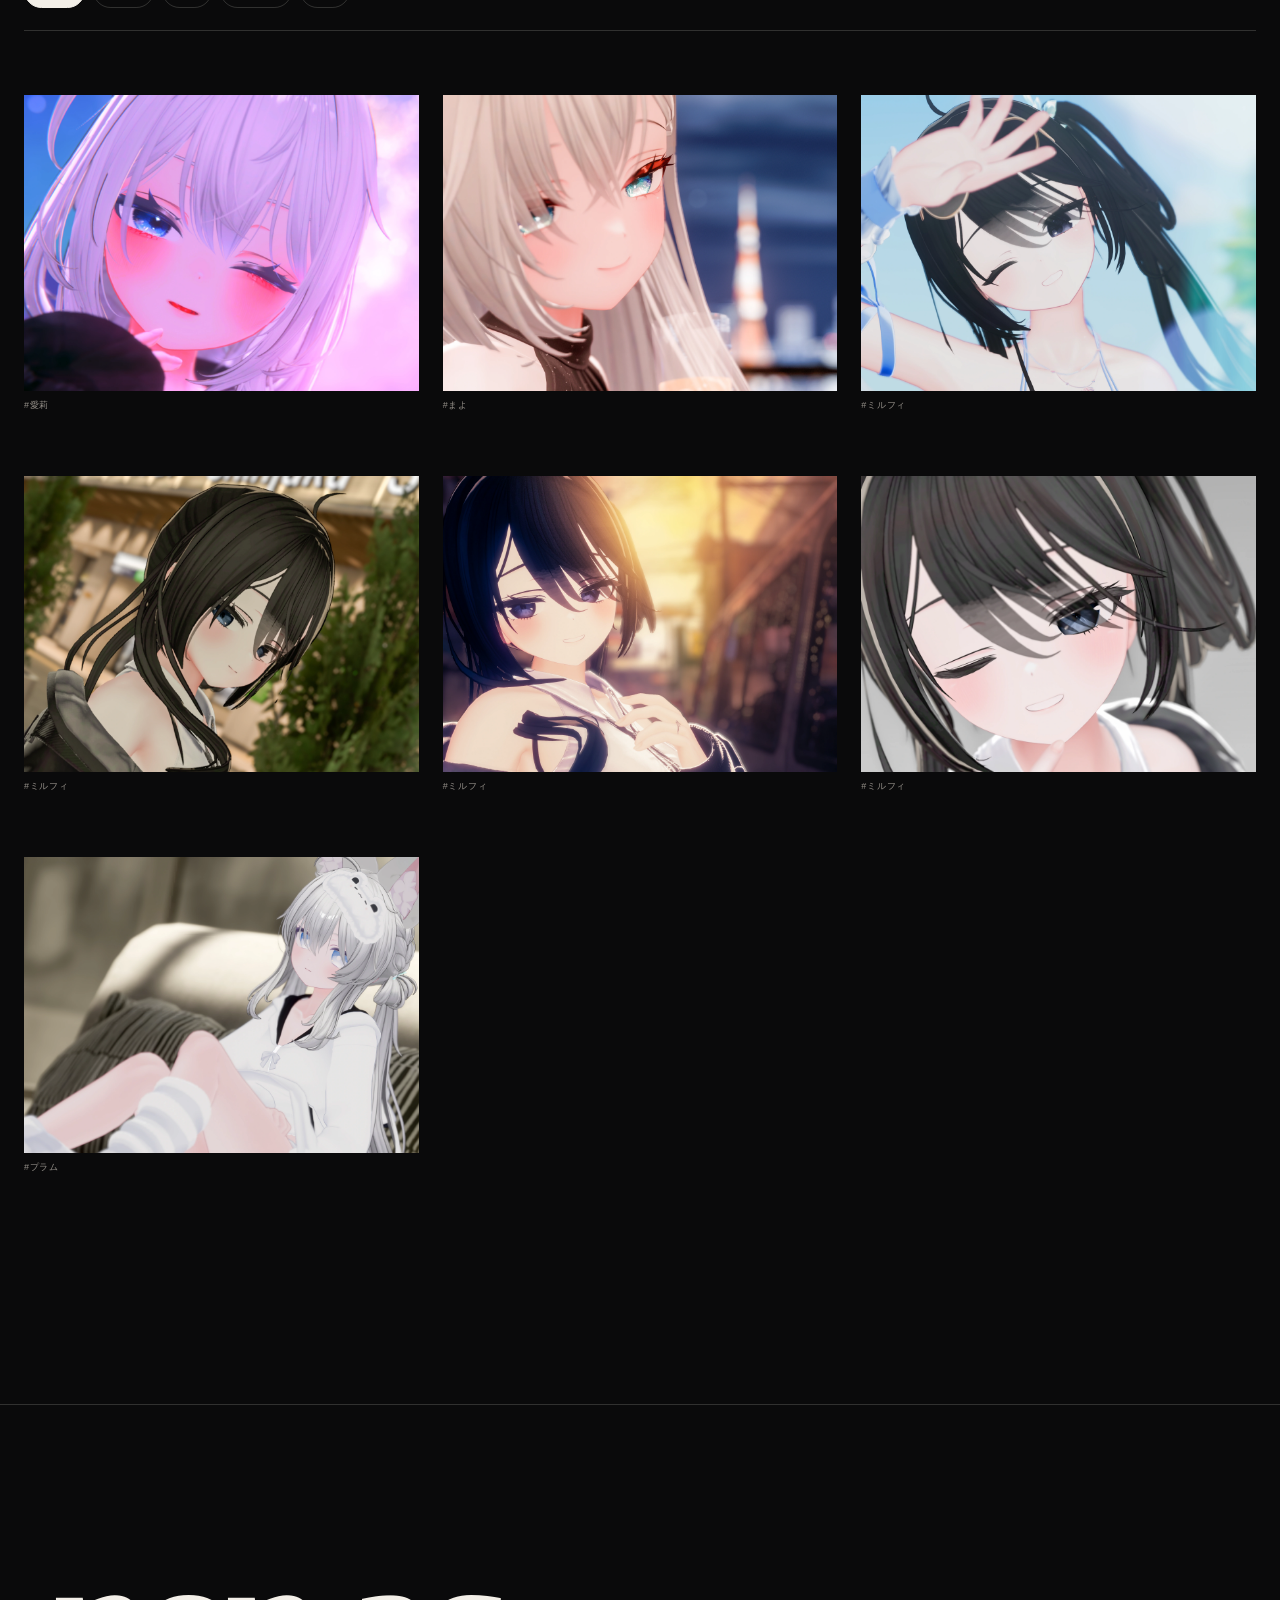
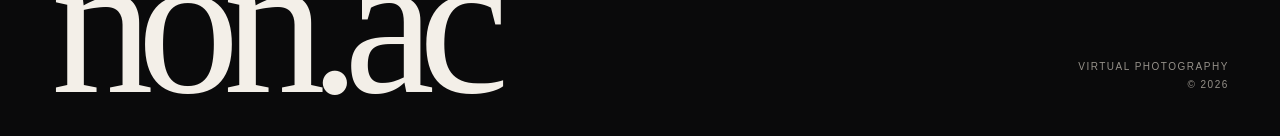
<file: edited.html>
<!doctype html>
<html lang="ja">
<head>
  <meta charset="utf-8">
  <meta name="viewport" content="width=device-width,initial-scale=1">
  <meta name="theme-color" content="#0a0a0b">
  <meta name="description" content="non.ac — 自分らしく改変したVRChatアバターの写真。">
  <title>Edited avatars — non.ac</title>
  <link rel="stylesheet" href="styles.css">
  <link rel="stylesheet" href="gallery.css">
  <link rel="stylesheet" href="uniform-gallery.css?v=20260924">
  <link rel="stylesheet" href="lightbox-size.css?v=20260924">
  <link rel="stylesheet" href="site-additions.css?v=20260925-subtitles">
</head>
<body data-collection="edited">
  <main>
    <div class="back-row"><a class="back-to-about" href="index.html">戻る</a></div>
    <section class="intro"><div><h1>Edited</h1><p class="intro-subtitle">改変済みのアバター</p></div></section>
    <section class="featured" aria-label="Featured photograph" data-featured></section>
    <section class="tag-panel" aria-label="写真をタグで絞り込む"><div class="tag-panel-head"><strong>Filter by tag</strong><span class="tag-count" data-result-count></span></div><div class="tag-filters" data-tag-filters></div></section>
    <section class="gallery" aria-label="Edited photographs"><div class="works" data-gallery></div></section>
  </main>
  <footer class="site-footer"><p class="footer-mark">non.ac</p><div class="footer-note">Virtual photography<br>© <span data-year></span></div></footer>
  <dialog id="lightbox" aria-label="Photograph viewer"><div class="lightbox-inner"><img class="lightbox-img" alt=""></div><p class="lightbox-title"></p><button class="lightbox-close" type="button" aria-label="Close">×</button></dialog>
  <script type="module" src="gallery.js?v=20260924-no-title"></script><script src="app.js?v=20260924-no-title"></script>
</body>
</html>
</file>
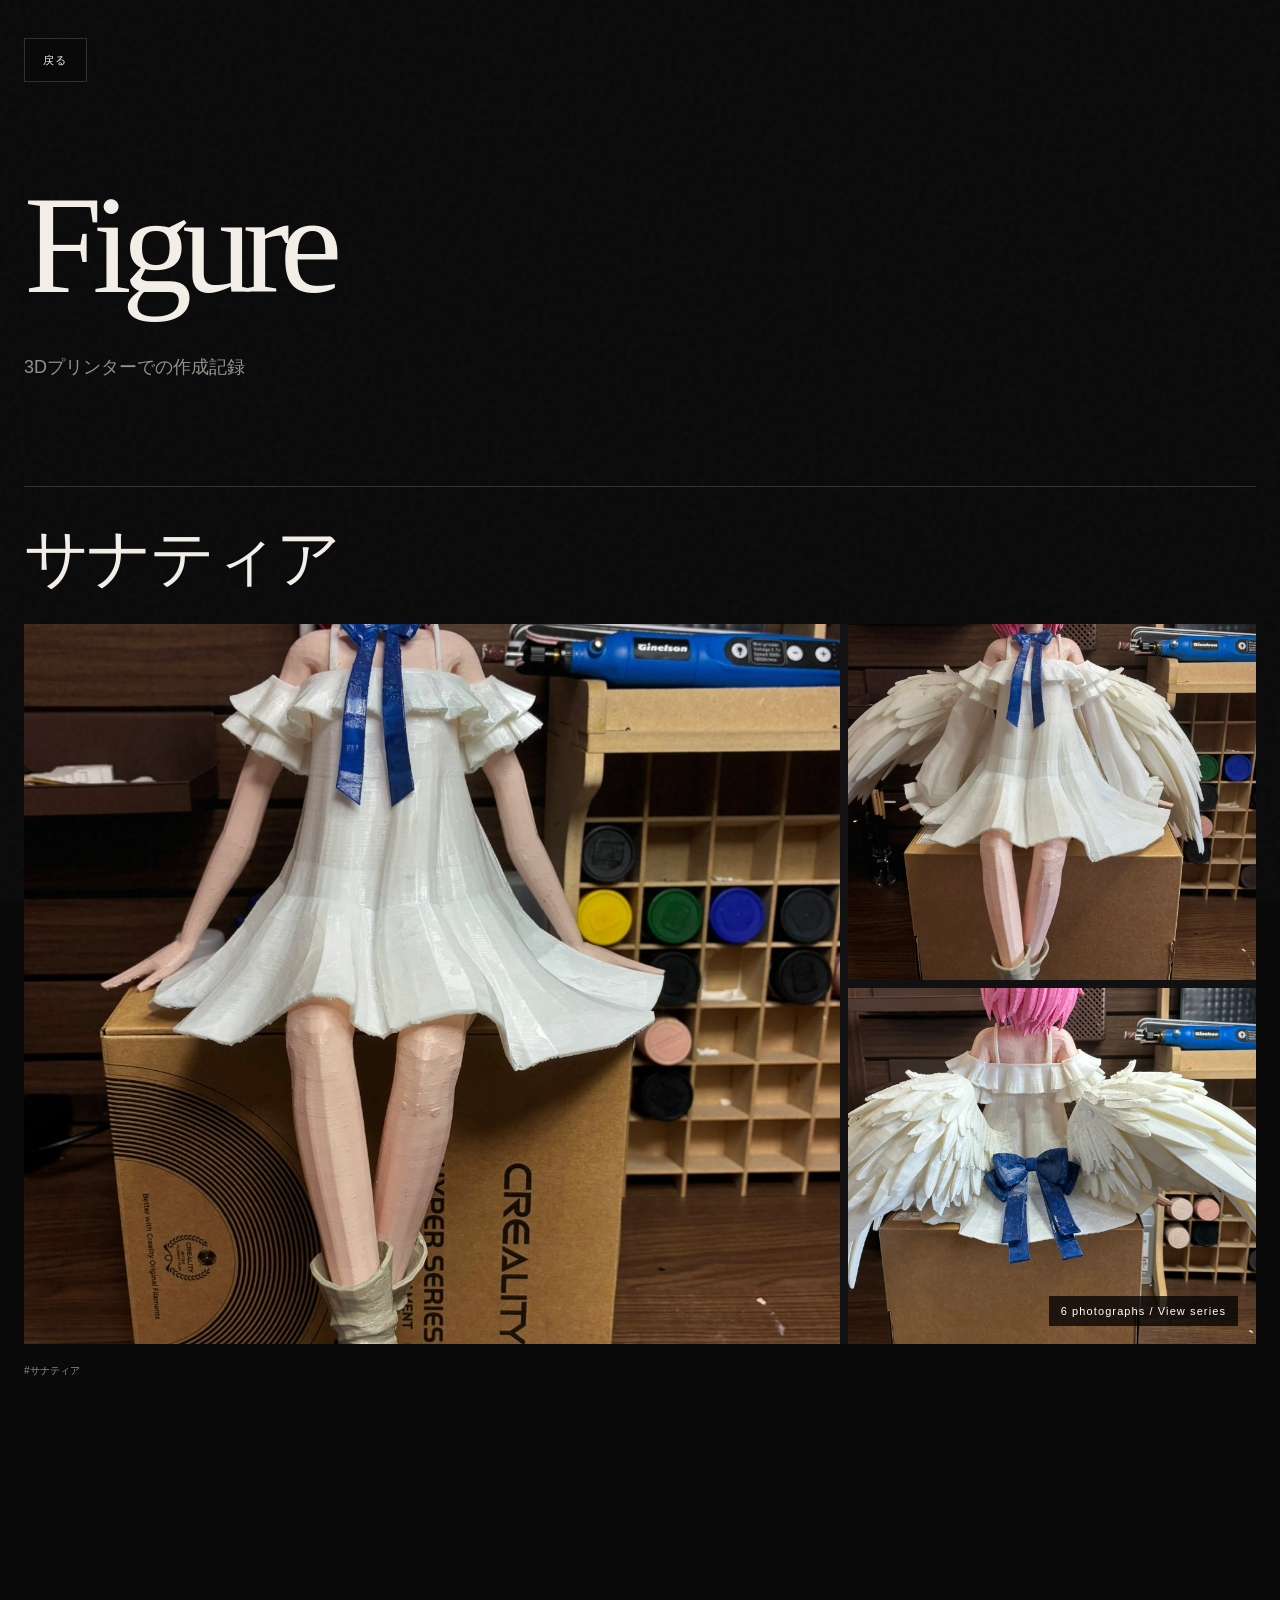
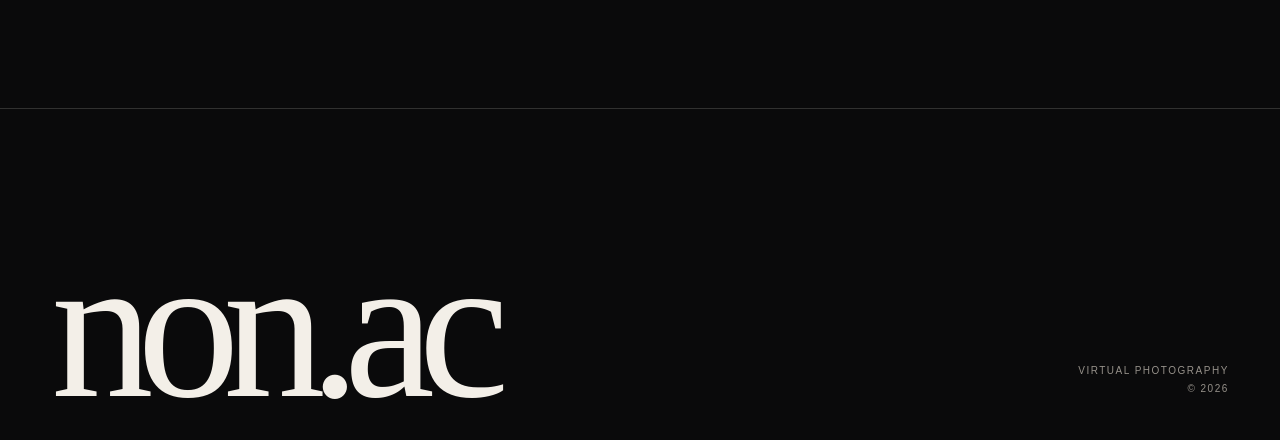
<file: figure.html>
<!doctype html>
<html lang="ja">
<head>
  <meta charset="utf-8">
  <meta name="viewport" content="width=device-width,initial-scale=1">
  <meta name="theme-color" content="#0a0a0b">
  <meta name="description" content="non.ac — 3Dプリンターでの作成記録を掲載するFigure collection.">
  <title>Figure series — non.ac</title>
  <link rel="stylesheet" href="styles.css">
  <link rel="stylesheet" href="gallery.css">
  <link rel="stylesheet" href="lightbox-size.css">
  <link rel="stylesheet" href="site-additions.css?v=20260925-subtitles">
</head>
<body>
  <main>
    <div class="back-row"><a class="back-to-about" href="index.html">戻る</a></div>
    <section class="intro"><div><h1>Figure</h1><p class="intro-subtitle">3Dプリンターでの作成記録</p></div></section>
    <section class="figure-gallery" aria-label="Figure series" data-figure-gallery><p class="gallery-empty">読み込み中…</p></section>
  </main>
  <footer class="site-footer"><p class="footer-mark">non.ac</p><div class="footer-note">Virtual photography<br>© <span data-year></span></div></footer>
  <dialog id="figure-viewer" aria-label="Figure photograph viewer"><button class="lightbox-close" type="button" aria-label="閉じる">×</button><div class="figure-viewer-body"><button class="figure-step" type="button" data-step="-1" aria-label="前の写真">‹</button><img alt=""><button class="figure-step" type="button" data-step="1" aria-label="次の写真">›</button></div><p class="figure-viewer-caption"></p></dialog>
  <script type="module" src="figure.js?v=20260924-clean-labels"></script><script src="app.js?v=20260924-no-title"></script>
</body>
</html>
</file>
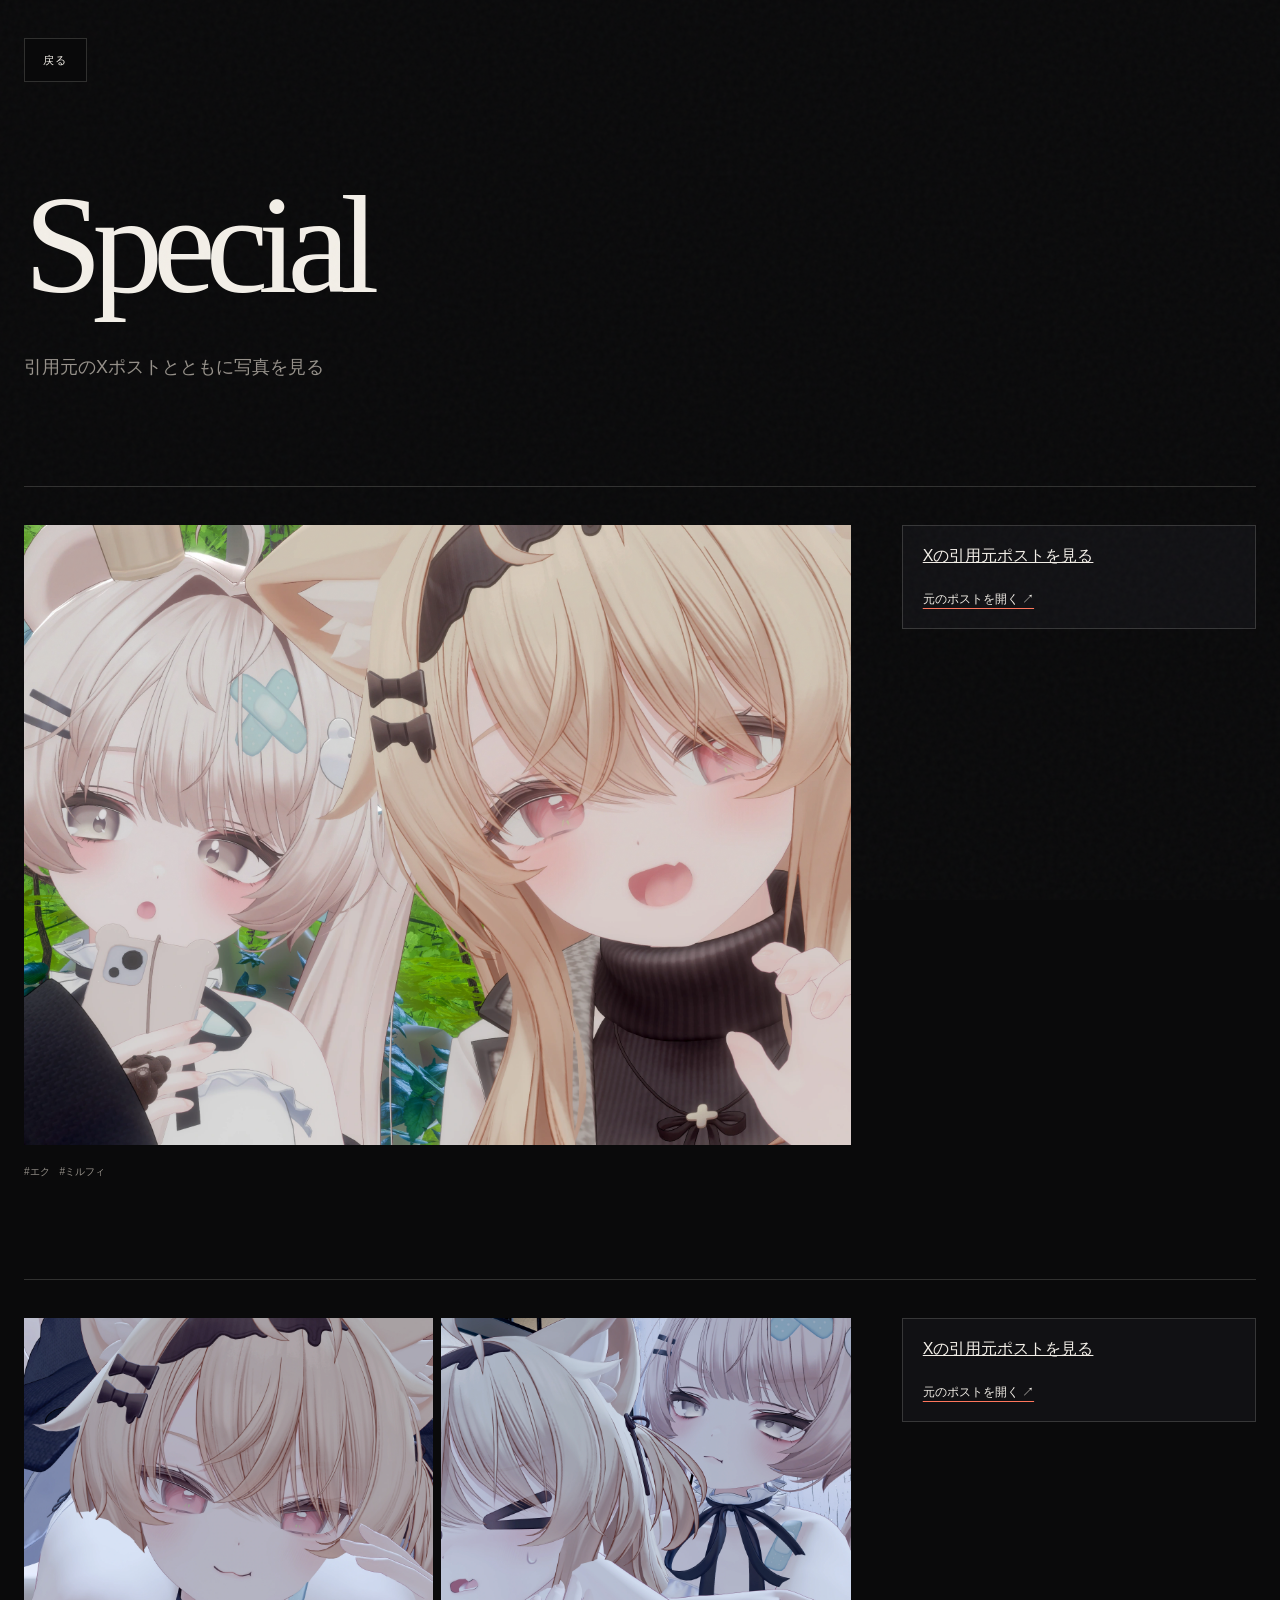
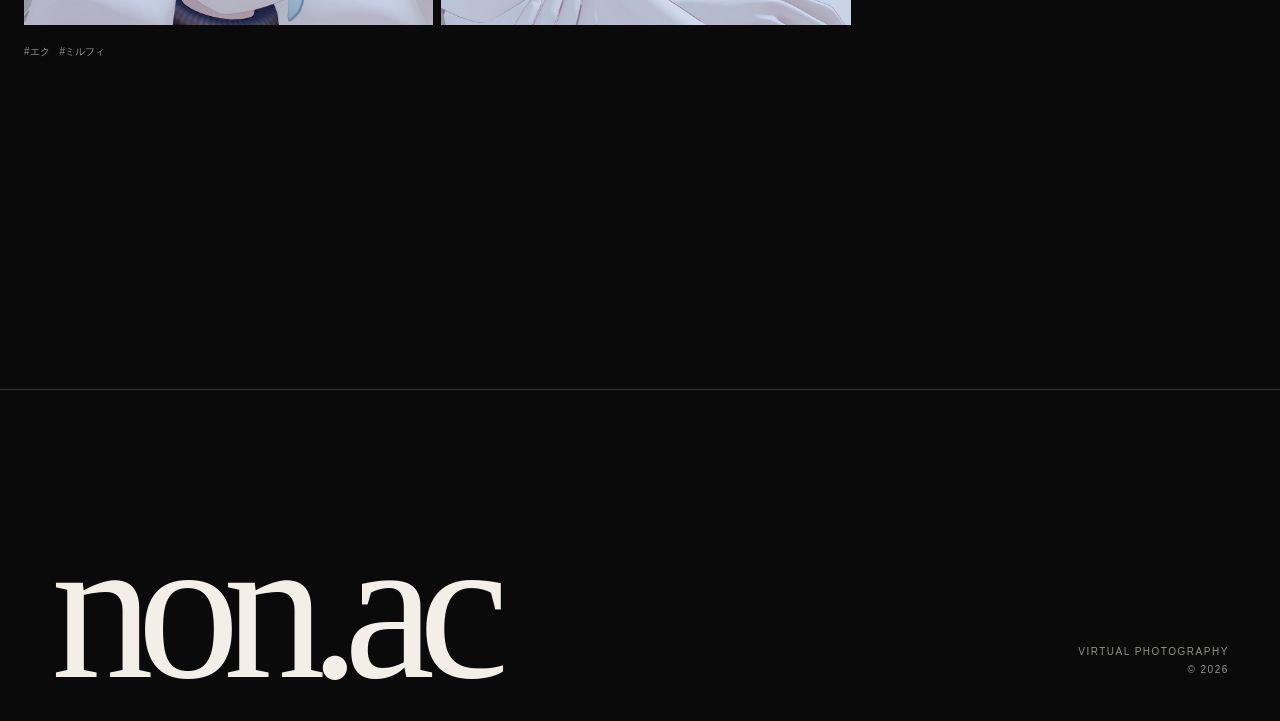
<file: special.html>
<!doctype html>
<html lang="ja">
<head>
  <meta charset="utf-8">
  <meta name="viewport" content="width=device-width,initial-scale=1">
  <meta name="theme-color" content="#0a0a0b">
  <meta name="description" content="non.ac — Xの引用元ポストと写真を掲載するSpecial collection.">
  <title>Special photographs — non.ac</title>
  <link rel="stylesheet" href="styles.css">
  <link rel="stylesheet" href="gallery.css">
  <link rel="stylesheet" href="lightbox-size.css">
  <link rel="stylesheet" href="site-additions.css?v=20260925-subtitles">
</head>
<body>
  <main>
    <div class="back-row"><a class="back-to-about" href="index.html">戻る</a></div>
    <section class="intro"><div><h1>Special</h1><p class="intro-subtitle">引用元のXポストとともに写真を見る</p></div></section>
    <section class="special-gallery" aria-label="Special photographs" data-special-gallery><p class="gallery-empty">読み込み中…</p></section>
  </main>
  <footer class="site-footer"><p class="footer-mark">non.ac</p><div class="footer-note">Virtual photography<br>© <span data-year></span></div></footer>
  <dialog id="special-viewer" aria-label="Special photograph viewer"><button class="lightbox-close" type="button" aria-label="閉じる">×</button><div class="figure-viewer-body"><button class="figure-step" type="button" data-step="-1" aria-label="前の写真">‹</button><img alt=""><button class="figure-step" type="button" data-step="1" aria-label="次の写真">›</button></div><p class="figure-viewer-caption"></p></dialog>
  <script type="module" src="special.js?v=20260924-clean-labels"></script><script src="app.js?v=20260924-no-title"></script>
</body>
</html>
</file>
<file: styles.css>
:root{color-scheme:dark;--bg:#0a0a0b;--panel:#111114;--ink:#f3efe8;--muted:#96918a;--line:rgba(243,239,232,.17);--accent:#ff765c;--max:1640px}*{box-sizing:border-box}html{scroll-behavior:smooth}body{margin:0;background:var(--bg);color:var(--ink);font-family:Inter,"Helvetica Neue","Noto Sans JP",sans-serif;-webkit-font-smoothing:antialiased}body::before{content:"";position:fixed;inset:0;pointer-events:none;opacity:.18;z-index:20;background-image:url("data:image/svg+xml,%3Csvg viewBox='0 0 180 180' xmlns='http://www.w3.org/2000/svg'%3E%3Cfilter id='n'%3E%3CfeTurbulence type='fractalNoise' baseFrequency='.9' numOctaves='3' stitchTiles='stitch'/%3E%3C/filter%3E%3Crect width='100%25' height='100%25' filter='url(%23n)' opacity='.16'/%3E%3C/svg%3E")}a{color:inherit}button{font:inherit}.site-header{position:sticky;top:0;z-index:10;display:grid;grid-template-columns:1fr auto 1fr;align-items:center;min-height:76px;padding:0 clamp(20px,3vw,56px);border-bottom:1px solid var(--line);background:rgba(10,10,11,.82);backdrop-filter:blur(18px)}.brand{font-family:Georgia,"Times New Roman",serif;font-size:26px;text-decoration:none;letter-spacing:-.04em}.primary-nav{display:flex;gap:8px}.primary-nav a{padding:10px 14px;border:1px solid transparent;color:var(--muted);font-size:11px;text-decoration:none;text-transform:uppercase;letter-spacing:.18em}.primary-nav a[aria-current="page"]{border-color:var(--line);color:var(--ink)}.header-count{justify-self:end;color:var(--muted);font-size:11px;letter-spacing:.16em}.intro{display:grid;grid-template-columns:minmax(0,1.5fr) minmax(260px,.5fr);gap:40px;align-items:end;width:min(var(--max),calc(100% - 48px));margin:0 auto;padding:clamp(80px,10vw,160px) 0 clamp(56px,8vw,110px)}.eyebrow{color:var(--accent);font-size:10px;font-weight:700;letter-spacing:.22em;text-transform:uppercase}.intro h1{margin:18px 0 0;max-width:1050px;font-family:Georgia,"Times New Roman",serif;font-size:clamp(62px,11vw,178px);font-weight:400;line-height:.78;letter-spacing:-.07em}.intro-copy{align-self:end;padding-bottom:10px}.intro-copy p{margin:0;color:var(--muted);font-size:13px;line-height:1.9}.intro-copy strong{display:block;margin-bottom:14px;color:var(--ink);font-size:12px;letter-spacing:.13em}.featured{width:min(var(--max),calc(100% - 48px));margin:0 auto clamp(110px,14vw,220px)}.featured-stage{position:relative;display:grid;place-items:center;min-height:min(88vh,1060px);overflow:hidden;background:#121214}.featured-stage::after{content:"FEATURED";position:absolute;right:20px;bottom:18px;color:rgba(255,255,255,.7);font-size:9px;letter-spacing:.25em}.featured-stage button{height:min(88vh,1060px);border:0;padding:0;background:transparent;cursor:zoom-in}.featured-stage img{display:block;width:auto;height:100%;max-width:100%;object-fit:contain}.featured-meta,figcaption{display:flex;justify-content:space-between;gap:24px;padding:16px 0;border-top:1px solid var(--line);font-size:11px;letter-spacing:.12em;text-transform:uppercase}.featured-meta span:last-child,figcaption span:last-child{color:var(--muted)}.gallery{width:min(var(--max),calc(100% - 48px));margin:0 auto}.gallery-head{display:flex;justify-content:space-between;align-items:baseline;margin-bottom:48px;padding-bottom:14px;border-bottom:1px solid var(--line)}.gallery-head h2{margin:0;font-family:Georgia,serif;font-size:clamp(30px,4vw,58px);font-weight:400}.gallery-head span{color:var(--muted);font-size:10px;letter-spacing:.16em;text-transform:uppercase}.works{display:grid;grid-template-columns:repeat(12,1fr);gap:clamp(36px,7vw,110px) 24px}figure{grid-column:span 6;margin:0}figure:nth-child(4n + 2){grid-column:8/span 5;margin-top:12vw}figure:nth-child(4n + 3){grid-column:1/span 5}.work-button{position:relative;display:block;width:100%;border:0;padding:0;overflow:hidden;background:var(--panel);cursor:zoom-in}.work-button::after{content:"VIEW";position:absolute;right:14px;bottom:14px;padding:8px 10px;background:rgba(10,10,11,.72);opacity:0;font-size:9px;letter-spacing:.2em;transition:opacity .25s ease}.work-button:hover::after{opacity:1}.work-button img{display:block;width:100%;height:auto;transition:transform .7s cubic-bezier(.2,.8,.2,1)}.work-button:hover img{transform:scale(1.015)}.site-footer{display:flex;justify-content:space-between;align-items:end;min-height:330px;margin-top:clamp(130px,18vw,280px);padding:40px clamp(24px,4vw,64px);border-top:1px solid var(--line)}.footer-mark{margin:0;font-family:Georgia,serif;font-size:clamp(72px,16vw,260px);line-height:.7;letter-spacing:-.08em}.footer-note{color:var(--muted);font-size:10px;line-height:1.8;letter-spacing:.15em;text-align:right;text-transform:uppercase}dialog{width:100vw;height:100vh;max-width:none;max-height:none;border:0;padding:26px;background:rgba(7,7,8,.96);color:var(--ink)}dialog::backdrop{background:#050506}.lightbox-inner{display:grid;place-items:center;height:calc(100vh - 92px)}.lightbox-img{display:block;max-width:100%;max-height:100%;object-fit:contain}.lightbox-title{position:fixed;left:28px;bottom:18px;margin:0;color:var(--muted);font-size:10px;letter-spacing:.15em;text-transform:uppercase}.lightbox-close{position:fixed;top:20px;right:22px;border:0;background:none;color:var(--ink);font-size:32px;cursor:pointer}@media(max-width:760px){.site-header{grid-template-columns:1fr auto;min-height:66px}.primary-nav{grid-row:2;grid-column:1/-1;justify-content:center;padding-bottom:10px}.header-count{display:none}.intro{grid-template-columns:1fr;width:calc(100% - 32px)}.intro h1{font-size:clamp(58px,22vw,94px)}.featured,.gallery{width:calc(100% - 32px)}.featured-stage{min-height:72vh}.featured-stage button{height:72vh}.works{display:block}figure,figure:nth-child(n){margin:0 0 64px}.gallery-head{margin-bottom:26px}.site-footer{min-height:250px}}@media(prefers-reduced-motion:reduce){*,*::before,*::after{scroll-behavior:auto!important;transition:none!important}}
</file>
<file: about.css>
.about-main{width:min(1440px,calc(100% - 48px));margin:0 auto}.about-hero{display:grid;grid-template-columns:1.35fr .65fr;gap:clamp(40px,8vw,130px);min-height:calc(100vh - 77px);align-items:center;padding:80px 0}.about-label,.section-number{color:var(--accent);font-size:10px;font-weight:700;letter-spacing:.22em;text-transform:uppercase}.about-title{margin:18px 0 32px;font-family:Georgia,"Times New Roman",serif;font-size:clamp(78px,15vw,230px);font-weight:400;line-height:.72;letter-spacing:-.075em}.about-lead{max-width:620px;margin:0;color:var(--muted);font-size:clamp(14px,1.2vw,18px);line-height:2}.about-lead strong{color:var(--ink);font-weight:500}.profile-placeholder{align-self:end;margin-bottom:12vh;padding:28px;border:1px solid var(--line)}.profile-placeholder span{display:block;margin-bottom:28px;color:var(--muted);font-size:10px;letter-spacing:.18em;text-transform:uppercase}.profile-placeholder p{margin:0;font-size:12px;line-height:2}.links-section,.collections-section{padding:clamp(100px,12vw,180px) 0;border-top:1px solid var(--line)}.section-head{display:grid;grid-template-columns:160px 1fr;align-items:baseline;margin-bottom:50px}.section-head h2{margin:0;font-family:Georgia,serif;font-size:clamp(38px,5vw,72px);font-weight:400}.social-links{margin-left:160px;border-top:1px solid var(--line)}.social-link{display:grid;grid-template-columns:1fr auto;align-items:center;padding:28px 0;border-bottom:1px solid var(--line);text-decoration:none}.social-link strong{font-family:Georgia,serif;font-size:clamp(28px,4vw,54px);font-weight:400}.social-link span{color:var(--muted);font-size:10px;letter-spacing:.15em;text-transform:uppercase}.social-link:hover span{color:var(--accent)}.collection-links{display:grid;grid-template-columns:1fr 1fr;gap:24px}.collection-card{position:relative;display:block;min-height:min(64vw,760px);overflow:hidden;background:#111;text-decoration:none}.collection-card img{position:absolute;inset:0;width:100%;height:100%;object-fit:cover;transition:transform .8s cubic-bezier(.2,.8,.2,1),filter .4s ease}.collection-card::after{content:"";position:absolute;inset:0;background:linear-gradient(180deg,transparent 35%,rgba(0,0,0,.78))}.collection-card:hover img{transform:scale(1.02);filter:saturate(1.08)}.collection-copy{position:absolute;z-index:1;left:clamp(22px,3vw,46px);right:clamp(22px,3vw,46px);bottom:clamp(24px,4vw,58px)}.collection-copy small{display:block;margin-bottom:14px;font-size:9px;letter-spacing:.2em;text-transform:uppercase}.collection-copy h3{margin:0;font-family:Georgia,serif;font-size:clamp(42px,6vw,92px);font-weight:400;line-height:.88;letter-spacing:-.045em}.collection-copy p{margin:20px 0 0;color:rgba(255,255,255,.72);font-size:12px;letter-spacing:.08em}.about-footer{margin-top:0}@media(max-width:760px){.about-main{width:calc(100% - 32px)}.about-hero{grid-template-columns:1fr;min-height:auto;padding:90px 0}.about-title{font-size:clamp(76px,27vw,120px)}.profile-placeholder{margin:20px 0 0}.section-head{grid-template-columns:1fr;gap:18px}.social-links{margin-left:0}.collection-links{grid-template-columns:1fr}.collection-card{min-height:120vw}.social-link strong{font-size:32px}}
</file>
<file: about-avatars.css>
.avatar-directory-link{display:grid;gap:10px;width:min(100%,470px);margin-top:46px;padding:24px 28px;border:1px solid var(--line);background:rgba(255,255,255,.025);text-decoration:none;transition:border-color .2s ease,background .2s ease}
.avatar-directory-link strong{display:flex;justify-content:space-between;gap:20px;font:400 clamp(19px,2vw,26px)/1.3 Georgia,"Noto Sans JP",serif}
.avatar-directory-link:hover{border-color:var(--accent);background:rgba(255,118,92,.06)}
.avatar-directory-link:focus-visible{outline:2px solid var(--accent);outline-offset:4px}
</file>
<file: about-profile.css>
.profile-details-section{padding:clamp(64px,8vw,120px) 0}
.section-head{grid-template-columns:1fr}
.section-head h1{margin:0;font:400 clamp(38px,5vw,72px)/1.15 Georgia,serif}
.social-links{margin-left:0}
.about-lead{max-width:900px;margin:0 0 50px;white-space:pre-wrap}
.profile-details-section .avatar-directory-link{margin:38px 0 0 auto}
.profile-facts{display:grid;grid-template-columns:repeat(2,minmax(0,1fr));margin:0;border-top:1px solid var(--line);border-left:1px solid var(--line)}
.profile-facts>div{min-height:230px;padding:clamp(24px,3vw,44px);border-right:1px solid var(--line);border-bottom:1px solid var(--line)}
.profile-facts dt{display:grid;gap:14px;margin-bottom:28px;font:400 clamp(26px,3vw,42px)/1.15 Georgia,"Noto Sans JP",serif}
.profile-facts dt span{color:var(--accent);font:700 10px/1.2 Inter,sans-serif;letter-spacing:.2em;text-transform:uppercase}
.profile-facts dd{max-width:500px;margin:0;color:var(--muted);font-size:13px;line-height:1.95;white-space:pre-wrap}
@media(max-width:760px){.profile-facts{grid-template-columns:1fr}.profile-facts>div{min-height:0;padding:28px 22px}.profile-facts dt{margin-bottom:20px}}
</file>
<file: site-additions.css>
@media(max-width:850px){.primary-nav{flex-wrap:wrap;justify-content:center}.primary-nav a{padding:8px 9px;font-size:10px}}
@media(max-width:760px){.primary-nav{max-width:100%;gap:2px}.site-header{padding:8px 12px}}
.special-gallery,.figure-gallery{width:min(var(--max),calc(100% - 48px));margin:0 auto}
.special-entry,.figure-entry{padding:38px 0 100px;border-top:1px solid var(--line)}
.special-entry-head,.figure-entry-head{display:flex;align-items:baseline;justify-content:space-between;gap:24px;margin-bottom:32px}
.special-entry h2,.figure-entry h2{margin:0;font:400 clamp(34px,5vw,70px)/1.05 Georgia,serif;letter-spacing:-.045em}
.entry-index{color:var(--accent);font-size:11px;letter-spacing:.18em}
.special-entry-body{display:grid;grid-template-columns:minmax(0,1.4fr) minmax(290px,.6fr);gap:clamp(24px,4vw,68px);align-items:start}
.special-photo-grid{display:grid;grid-template-columns:repeat(2,minmax(0,1fr));gap:8px}
.special-photo-grid[data-count="1"]{grid-template-columns:1fr}
.special-photo{display:block;width:100%;border:0;padding:0;background:#111;cursor:zoom-in}
.special-photo img{display:block;width:100%;aspect-ratio:4/3;height:auto;object-fit:cover}
.special-photo-grid[data-count="1"] .special-photo img{max-height:900px;aspect-ratio:auto;object-fit:contain}
.special-source{padding:20px;border:1px solid var(--line);background:var(--panel)}
.special-source-label{display:block;margin-bottom:20px;color:var(--accent);font-size:10px;letter-spacing:.2em;text-transform:uppercase}
.special-source blockquote{margin:0!important;max-width:100%!important}
.special-source-link{display:inline-block;margin-top:24px;color:var(--ink);font-size:12px;text-decoration:underline;text-decoration-color:var(--accent);text-underline-offset:5px}
.entry-tags{display:flex;flex-wrap:wrap;gap:10px;margin-top:20px;color:var(--muted);font-size:10px}
.figure-cover{position:relative;display:grid;grid-template-columns:2fr 1fr;grid-template-rows:repeat(2,minmax(0,1fr));gap:8px;width:100%;height:min(64vw,720px);border:0;padding:0;background:var(--panel);cursor:zoom-in}
.figure-cover img{display:block;width:100%;height:100%;min-height:0;object-fit:cover}
.figure-cover img:first-child{grid-row:1/3}
.figure-cover img:only-of-type{grid-column:1/-1}
.figure-cover img:nth-of-type(2):last-of-type{grid-row:1/3}
.figure-cover span{position:absolute;right:18px;bottom:18px;padding:9px 12px;background:rgba(0,0,0,.75);font-size:11px;letter-spacing:.1em}
#figure-viewer,#special-viewer{width:100vw;height:100vh;max-width:none;max-height:none;border:0;padding:0;background:rgba(7,7,8,.97);color:var(--ink)}
.figure-viewer-body{display:grid;grid-template-columns:64px minmax(0,1fr) 64px;align-items:center;gap:12px;height:calc(100% - 72px);padding:72px 16px 10px}
.figure-viewer-body img{display:block;max-width:min(100%,86vw,1440px);max-height:78vh;margin:auto;object-fit:contain}
.figure-step{border:0;background:transparent;color:var(--ink);font-size:44px;cursor:pointer}
.figure-step:disabled{opacity:.2;cursor:default}
.figure-viewer-caption{margin:0;color:var(--muted);font-size:12px;letter-spacing:.1em;text-align:center}
@media(max-width:850px){.special-entry-body{grid-template-columns:1fr}.figure-cover{height:min(90vw,620px)}}
@media(max-width:760px){.special-gallery,.figure-gallery{width:calc(100% - 32px)}.special-entry,.figure-entry{padding-bottom:72px}.special-entry-head,.figure-entry-head{align-items:start;flex-direction:column}.figure-cover{height:70vw}.figure-viewer-body{grid-template-columns:38px minmax(0,1fr) 38px;gap:2px;padding:66px 8px 0}.figure-step{font-size:34px}}
/* Navigation after removing the global menu. */
.back-row{position:sticky;top:0;z-index:30;width:min(var(--max),calc(100% - 48px));margin:0 auto;padding-top:clamp(24px,3vw,48px);pointer-events:none}
.back-to-about{display:inline-flex;align-items:center;min-height:44px;padding:10px 18px;border:1px solid var(--line);background:rgba(10,10,11,.94);color:var(--ink);font-size:11px;letter-spacing:.12em;text-decoration:none;backdrop-filter:blur(10px);pointer-events:auto;transition:border-color .2s ease,background .2s ease}
.back-to-about:hover{border-color:var(--accent);background:rgba(255,118,92,.06)}
.back-to-about:focus-visible{outline:2px solid var(--accent);outline-offset:4px}
.back-row+.intro{grid-template-columns:1fr;padding-top:clamp(48px,7vw,110px)}
.intro-subtitle{margin:clamp(24px,4vw,52px) 0 0;color:var(--muted);font-size:clamp(15px,1.4vw,20px);line-height:1.8}
.avatar-main>.back-row{width:100%}
.avatar-main>.back-row+.avatar-hero{padding-top:clamp(38px,6vw,90px)}
.avatar-main .avatar-intro{grid-template-columns:1fr}
.avatar-main .avatar-intro p{max-width:none;margin:0;color:var(--ink);font:400 clamp(32px,4vw,58px)/1.1 Georgia,serif}
.avatar-main .avatar-hero h1{font-size:clamp(48px,8vw,120px);line-height:1.1;letter-spacing:-.045em}
@media(max-width:760px){.back-row{width:calc(100% - 32px)}}
</file>
<file: avatars.css>
.avatar-main{width:min(1280px,calc(100% - 48px));margin:0 auto}
.avatar-hero{padding:clamp(88px,12vw,170px) 0 90px;border-bottom:1px solid var(--line)}
.avatar-hero-top{display:flex;justify-content:space-between;align-items:center;gap:24px}
.avatar-back{color:var(--muted);font-size:11px;letter-spacing:.14em;text-decoration:none;text-transform:uppercase}
.avatar-back:hover{color:var(--ink)}
.avatar-hero h1{margin:38px 0 64px;font:400 clamp(86px,15vw,210px)/.75 Georgia,serif;letter-spacing:-.075em}
.avatar-hero h1 span{color:var(--accent)}
.avatar-intro{display:grid;grid-template-columns:1fr 1fr;gap:40px;align-items:end}
.avatar-intro p:first-child{margin:0;font:400 clamp(32px,4vw,58px)/1.1 Georgia,serif}
.avatar-intro p:last-child{max-width:440px;margin:0;color:var(--muted);font-size:13px;line-height:1.9}
.avatar-directory{padding:66px 0 0}
.avatar-controls{display:grid;grid-template-columns:minmax(200px,1fr) 200px auto;gap:20px;align-items:end;margin-bottom:64px}
.avatar-controls label{display:grid;gap:12px;color:var(--muted);font-size:10px;letter-spacing:.15em;text-transform:uppercase}
.avatar-controls input,.avatar-controls select{width:100%;height:52px;border:1px solid var(--line);border-radius:0;padding:0 16px;background:#131316;color:var(--ink);font:13px Inter,"Noto Sans JP",sans-serif}
.avatar-controls input:focus-visible,.avatar-controls select:focus-visible{outline:2px solid var(--accent);outline-offset:2px}
#avatar-count{padding-bottom:16px;color:var(--muted);font-size:10px;letter-spacing:.16em;white-space:nowrap;text-transform:uppercase}
.avatar-year-group{margin:0 0 74px}
.avatar-year-head{display:flex;align-items:baseline;justify-content:space-between;gap:20px;margin-bottom:20px}
.avatar-year-head h2{margin:0;font:400 clamp(48px,7vw,86px)/1 Georgia,serif;letter-spacing:-.055em}
.avatar-year-head span{color:var(--muted);font-size:10px;letter-spacing:.15em;text-transform:uppercase}
.avatar-rows{border-top:1px solid var(--line)}
.avatar-row{display:grid;grid-template-columns:56px minmax(0,1fr) 140px 170px;gap:16px;align-items:center;min-height:68px;border-bottom:1px solid var(--line)}
.avatar-index{color:var(--muted);font-size:10px;letter-spacing:.1em}
.avatar-name{min-width:0;overflow-wrap:anywhere;font-size:clamp(15px,1.5vw,20px)}
.avatar-date{color:var(--muted);font-size:12px;white-space:nowrap}
.avatar-product{justify-self:end;color:var(--muted);font-size:11px;text-decoration:none;white-space:nowrap}
a.avatar-product{color:var(--ink);border-bottom:1px solid var(--accent);padding-bottom:3px}
a.avatar-product:hover{color:var(--accent)}
.avatar-loading,.avatar-empty{padding:60px 0;color:var(--muted);font:400 28px Georgia,serif}
.avatar-note{margin:80px 0 0;padding-top:22px;border-top:1px solid var(--line);color:var(--muted);font-size:11px;line-height:1.8}
@media(max-width:760px){.avatar-main{width:calc(100% - 32px)}.avatar-hero{padding:90px 0 64px}.avatar-hero h1{margin:38px 0 48px;font-size:clamp(72px,20vw,130px)}.avatar-intro{grid-template-columns:1fr;gap:18px}.avatar-controls{grid-template-columns:1fr 1fr;gap:14px;margin-bottom:54px}.avatar-controls label:first-child{grid-column:1/-1}#avatar-count{grid-column:1/-1;padding:0}.avatar-row{grid-template-columns:32px minmax(0,1fr) auto;gap:8px 10px;padding:14px 0}.avatar-name{grid-column:2/4}.avatar-date{grid-column:2}.avatar-product{grid-column:3}.avatar-year-group{margin-bottom:60px}}
</file>
<file: gallery.css>
.tag-panel{width:min(var(--max),calc(100% - 48px));margin:0 auto 64px;padding:22px 0;border-top:1px solid var(--line);border-bottom:1px solid var(--line)}.tag-panel-head{display:flex;justify-content:space-between;gap:20px;align-items:center;margin-bottom:16px}.tag-panel-head strong{font-size:10px;letter-spacing:.2em;text-transform:uppercase}.tag-count{color:var(--muted);font-size:10px;letter-spacing:.12em}.tag-filters{display:flex;flex-wrap:wrap;gap:8px}.tag-filter{border:1px solid var(--line);border-radius:999px;padding:9px 13px;background:transparent;color:var(--muted);font-size:11px;cursor:pointer}.tag-filter:hover,.tag-filter[aria-pressed="true"]{border-color:var(--ink);background:var(--ink);color:var(--bg)}.item-tags{display:flex;flex-wrap:wrap;gap:6px;margin-top:8px}.item-tag{color:var(--muted);font-size:9px;letter-spacing:.08em}.item-tag::before{content:"#"}.gallery-empty{grid-column:1/-1;padding:100px 0;color:var(--muted);font-family:Georgia,serif;font-size:32px;text-align:center}.featured[hidden]{display:none}@media(max-width:760px){.tag-panel{width:calc(100% - 32px)}.tag-panel-head{align-items:flex-start;flex-direction:column}}
</file>
<file: uniform-gallery.css>
.works {
  grid-template-columns: repeat(3, minmax(0, 1fr));
  gap: 64px 24px;
}

.works figure,
.works figure:nth-child(n) {
  grid-column: auto;
  margin: 0;
}

.work-button {
  aspect-ratio: 4 / 3;
}

.work-button img {
  width: 100%;
  height: 100%;
  object-fit: cover;
}

@media (max-width: 1100px) {
  .works {
    grid-template-columns: repeat(2, minmax(0, 1fr));
  }
}

@media (max-width: 760px) {
  .works {
    display: grid;
    grid-template-columns: 1fr;
    gap: 48px;
  }

  .works figure,
  .works figure:nth-child(n) {
    margin: 0;
  }
}
</file>
